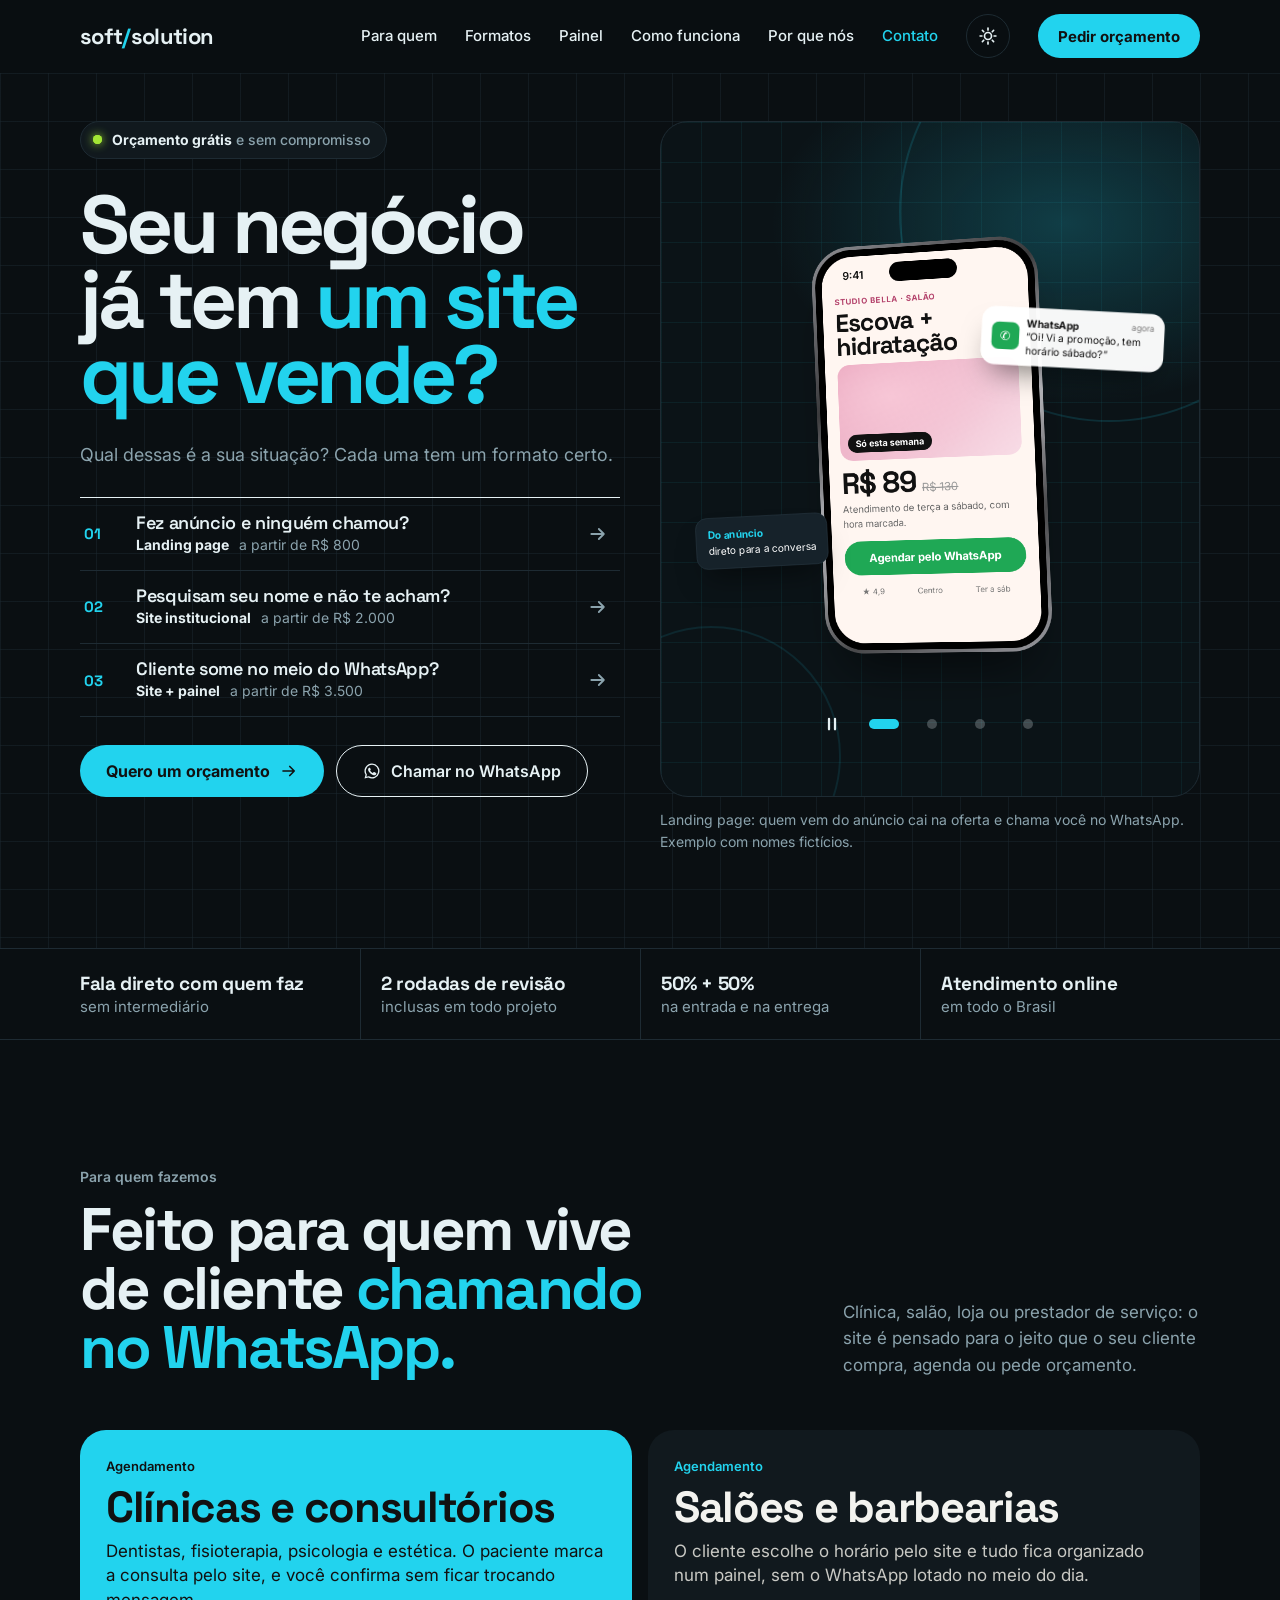
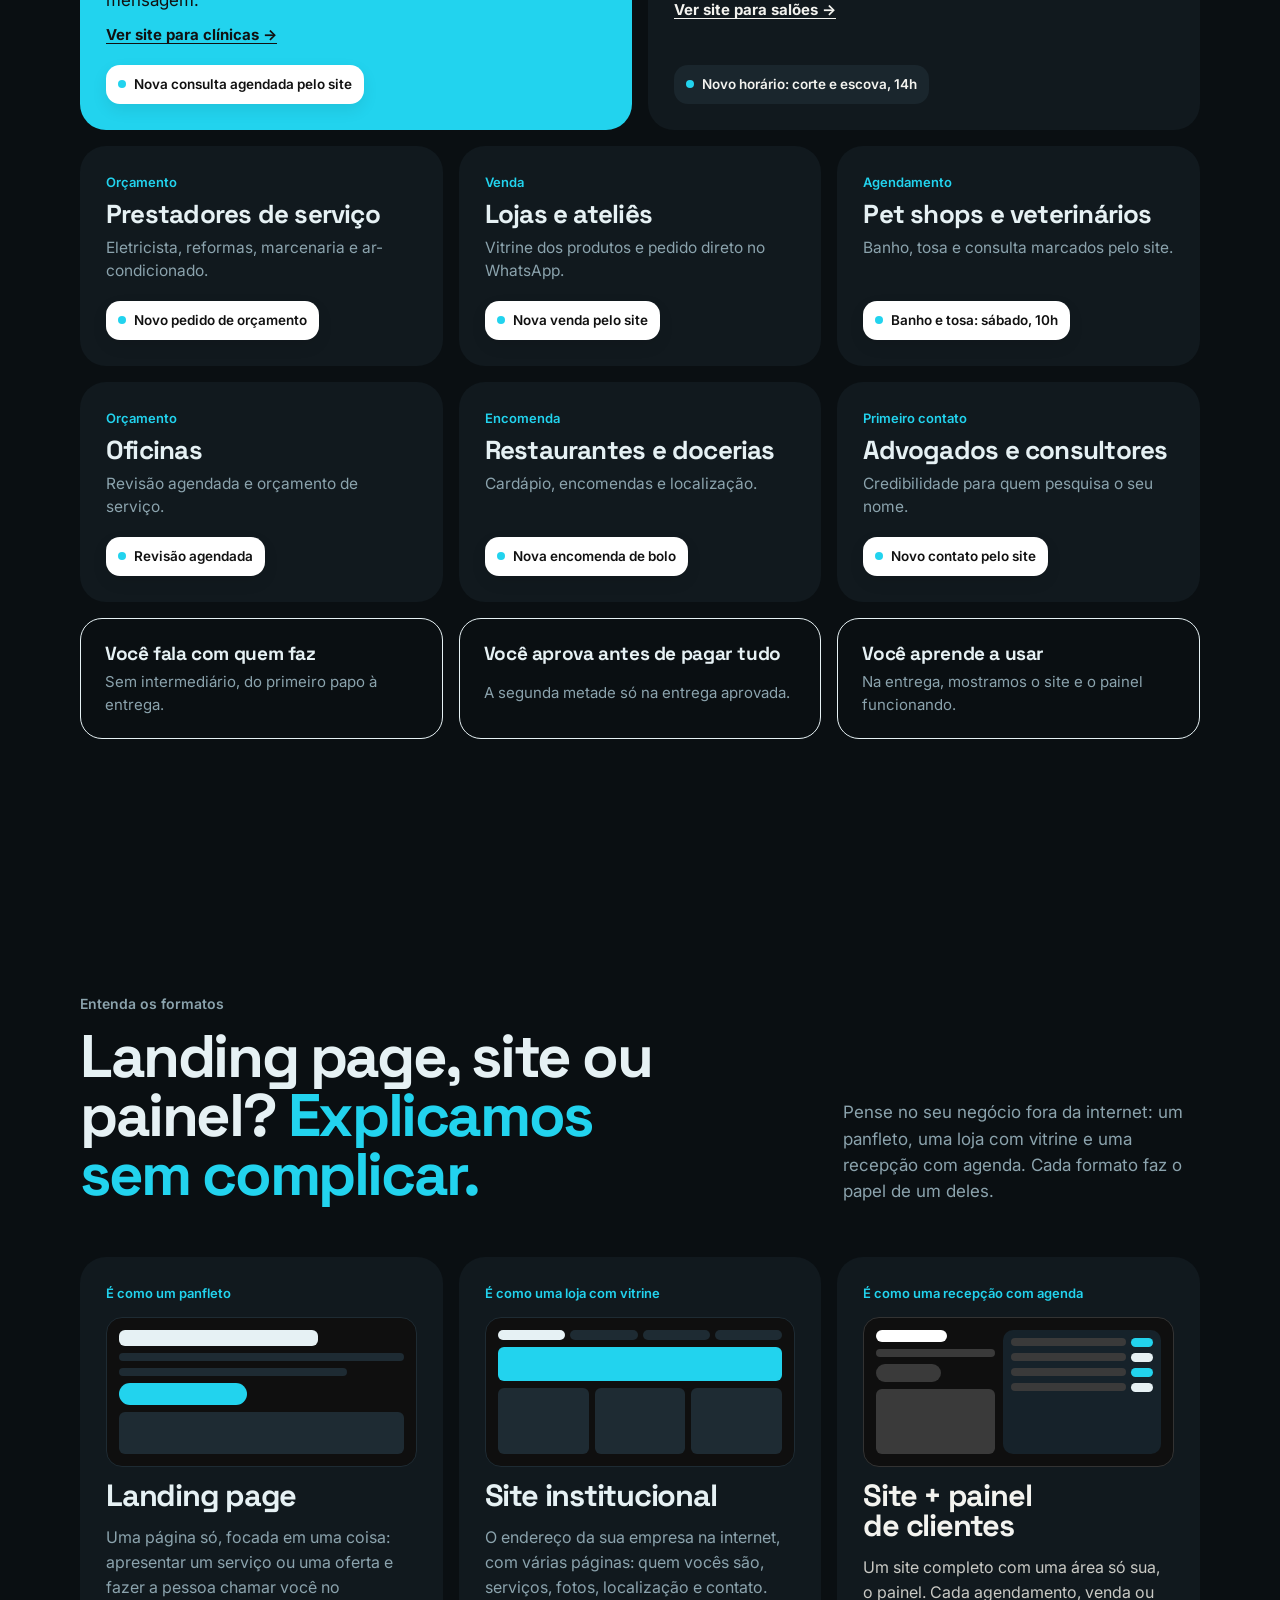
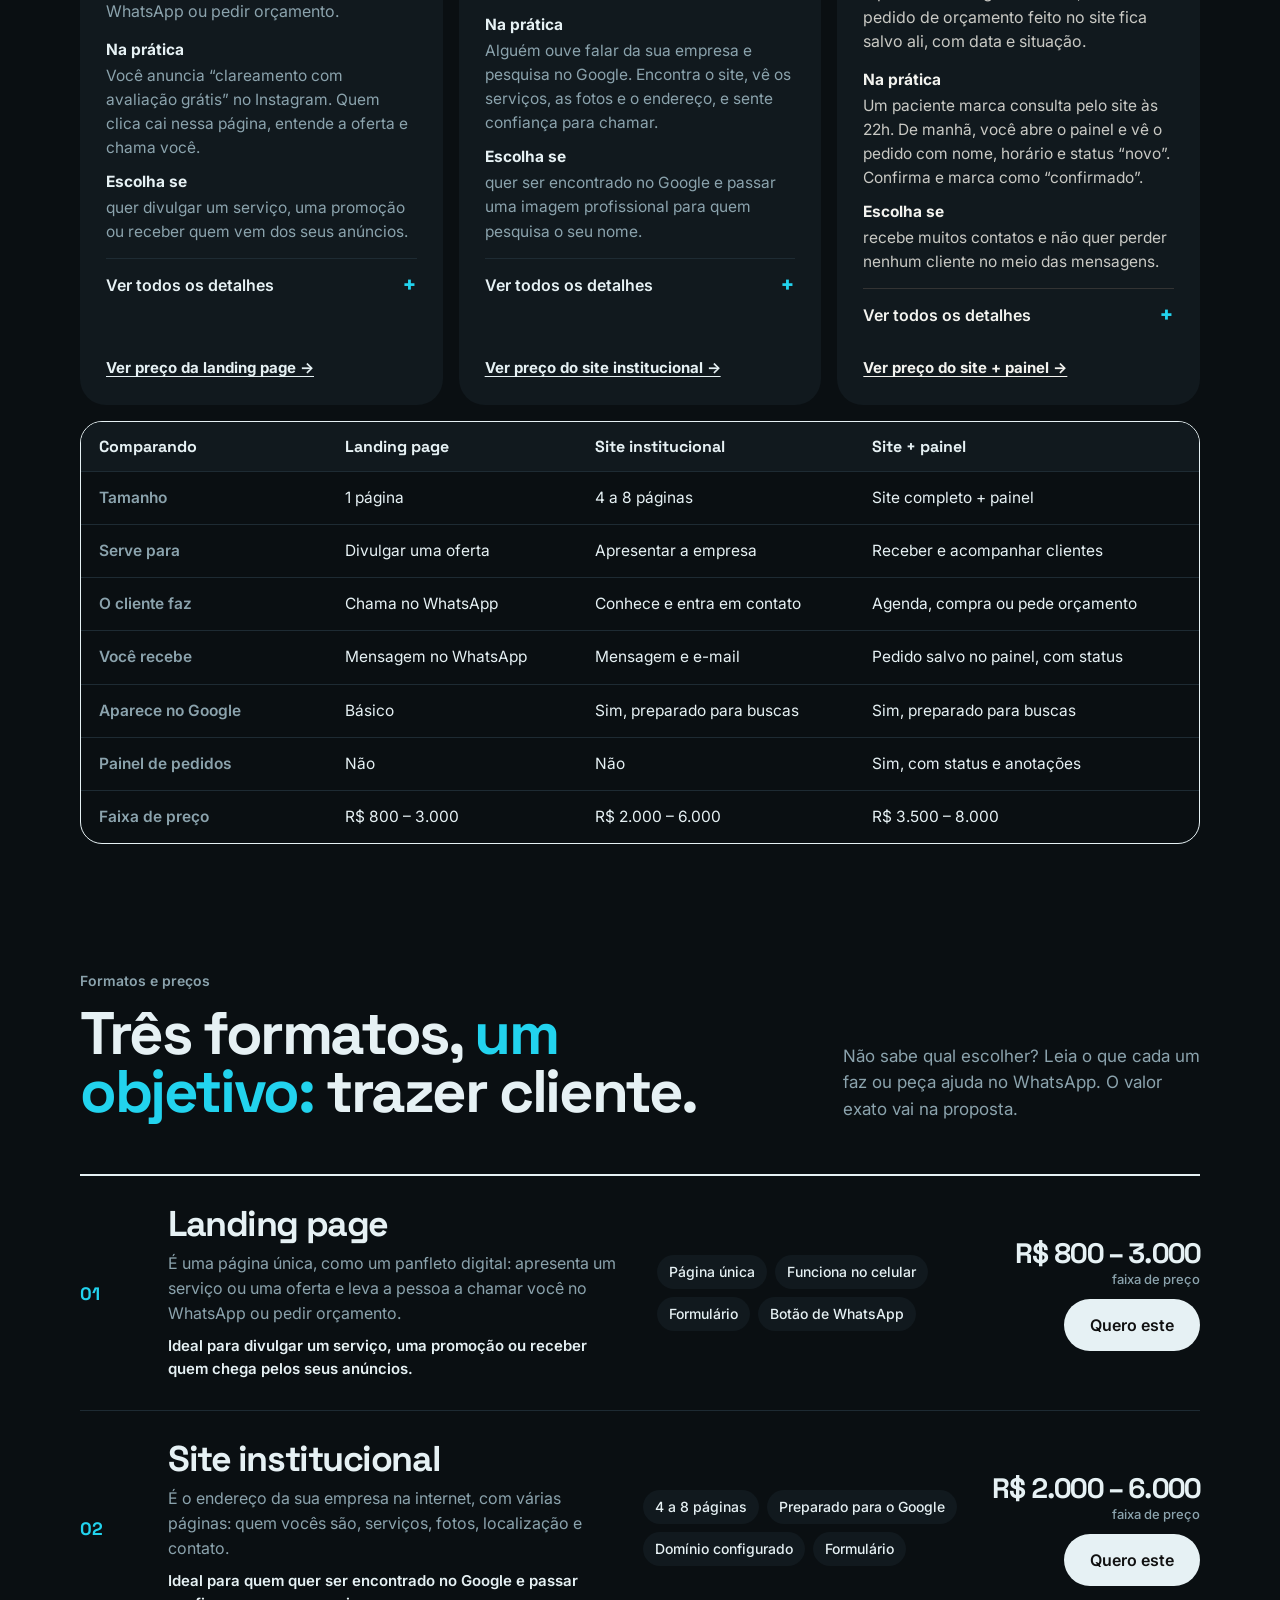
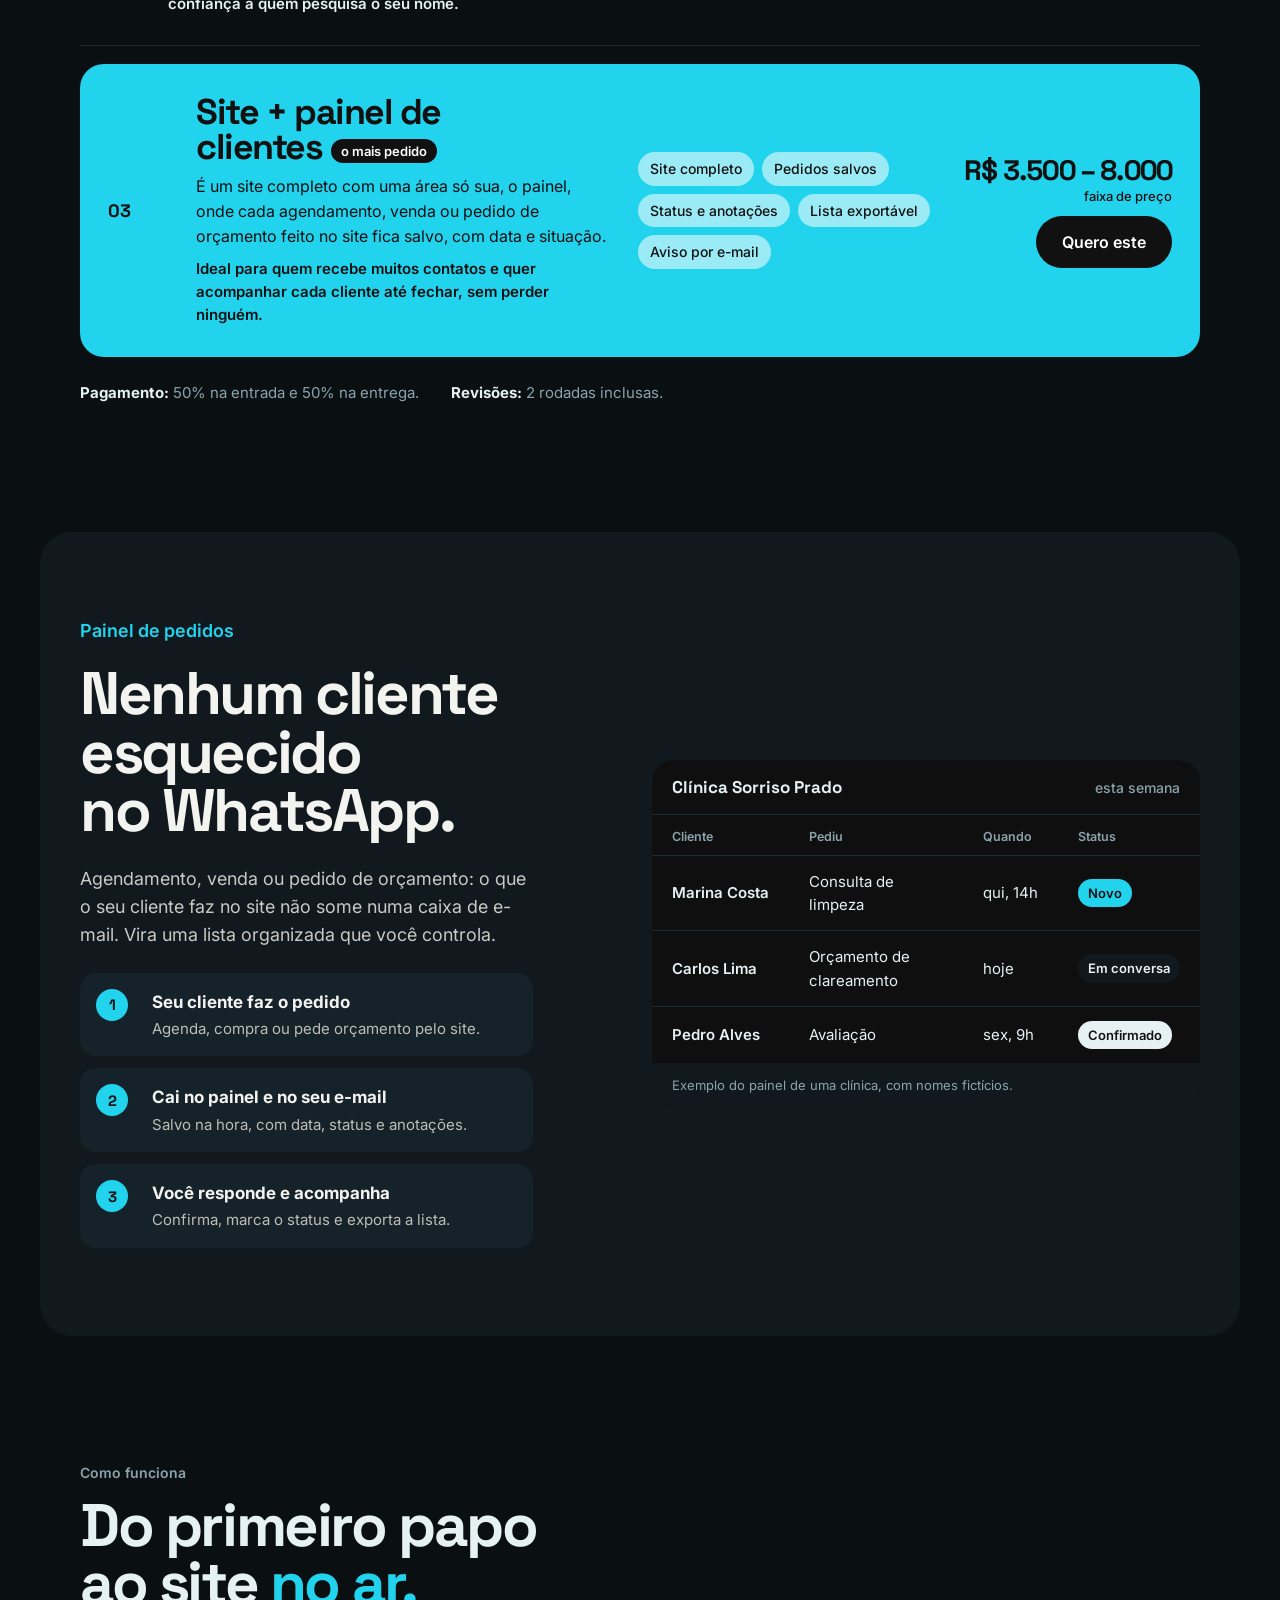
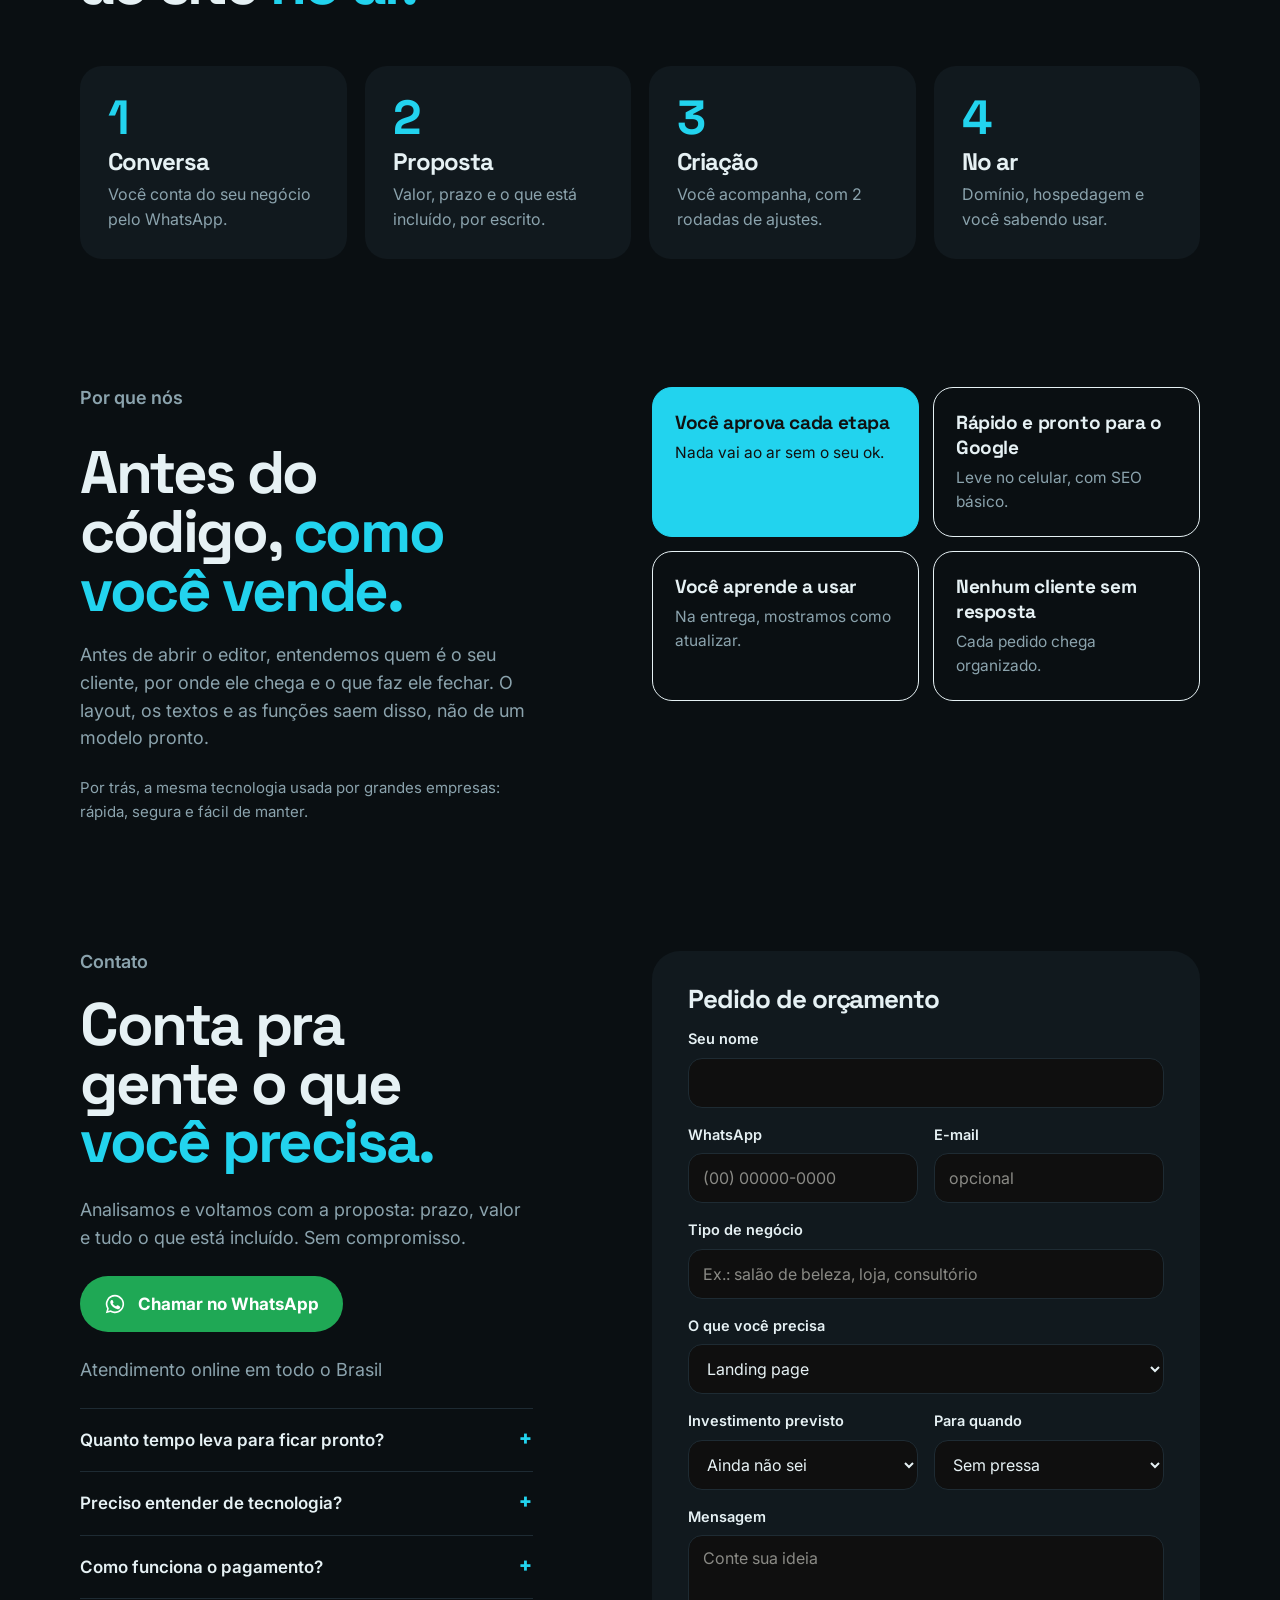
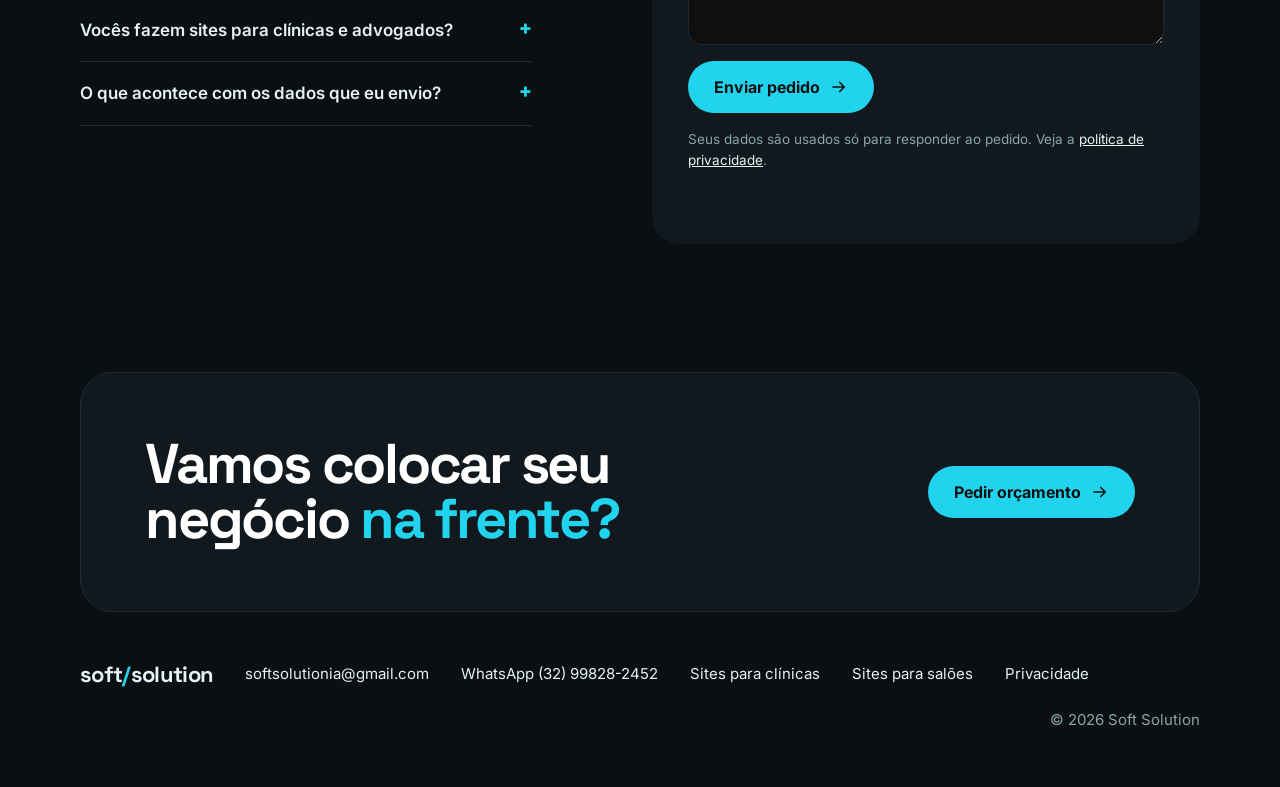
<file: index.html>
<!DOCTYPE html>
<html lang="pt-BR">
<head>
<meta charset="utf-8">
<meta name="viewport" content="width=device-width, initial-scale=1">
<title>Criação de sites e sistemas web | Soft Solution</title>
<link rel="icon" type="image/png" sizes="32x32" href="assets/favicon-32.png?v=3">
<link rel="icon" type="image/png" sizes="64x64" href="assets/favicon-64.png?v=3">
<link rel="apple-touch-icon" href="assets/apple-touch-icon.png?v=3">
<meta name="description" content="Criação de sites, landing pages e sites com painel de clientes. Cada pedido chega organizado no seu painel e no WhatsApp.">
<link rel="canonical" href="https://wieskamarcelo.github.io/site-marcelo-alves/">
<meta property="og:title" content="Soft Solution | Seu site trabalhando enquanto você atende">
<meta property="og:description" content="Landing pages, sites institucionais e sites com painel de clientes. Atendimento online em todo o Brasil.">
<meta property="og:image" content="https://wieskamarcelo.github.io/site-marcelo-alves/assets/og-image.png?v=3">
<meta property="og:image:width" content="1200">
<meta property="og:image:height" content="630">
<meta property="og:url" content="https://wieskamarcelo.github.io/site-marcelo-alves/">
<meta property="og:type" content="website">
<meta name="twitter:card" content="summary_large_image">
<script type="application/ld+json">{"@context": "https://schema.org", "@graph": [{"@type": "ProfessionalService", "name": "Soft Solution", "description": "Criação de sites, landing pages e sites com painel de clientes para pequenas empresas.", "url": "https://wieskamarcelo.github.io/site-marcelo-alves/", "image": "https://wieskamarcelo.github.io/site-marcelo-alves/assets/og-image.png?v=3", "email": "softsolutionia@gmail.com", "telephone": "+55 32 99828-2452", "areaServed": ["Brasil"], "address": {"@type": "PostalAddress", "addressCountry": "BR"}, "priceRange": "R$ 800 - R$ 8.000"}, {"@type": "FAQPage", "mainEntity": [{"@type": "Question", "name": "Quanto tempo leva para ficar pronto?", "acceptedAnswer": {"@type": "Answer", "text": "Depende do tamanho do projeto. Uma landing page costuma levar poucos dias; sites institucionais e com painel levam mais. O prazo exato vai na proposta."}}, {"@type": "Question", "name": "Preciso entender de tecnologia?", "acceptedAnswer": {"@type": "Answer", "text": "Não. Cuidamos da parte técnica, do domínio à publicação, e explicamos o que for preciso."}}, {"@type": "Question", "name": "Como funciona o pagamento?", "acceptedAnswer": {"@type": "Answer", "text": "50% na entrada e 50% na entrega. Todo projeto inclui 2 rodadas de revisão."}}, {"@type": "Question", "name": "Vocês fazem sites para clínicas e advogados?", "acceptedAnswer": {"@type": "Answer", "text": "Sim, seguindo as regras de publicidade de cada conselho (CFM, CFO e OAB): sem promessa de resultado e com conteúdo informativo. Você revisa e aprova todos os textos."}}, {"@type": "Question", "name": "O que acontece com os dados que eu envio?", "acceptedAnswer": {"@type": "Answer", "text": "Usamos só para responder ao seu pedido e preparar a proposta. Nada é vendido ou compartilhado para propaganda. Veja a política de privacidade."}}]}]}</script>
<meta name="theme-color" content="#0A0F12">
<script>try{var t=localStorage.getItem("tema");document.documentElement.dataset.theme=t||"dark"}catch(e){document.documentElement.dataset.theme="light"}</script>

<link rel="preconnect" href="https://fonts.googleapis.com">
<link rel="preconnect" href="https://fonts.gstatic.com" crossorigin>
<link href="https://fonts.googleapis.com/css2?family=Space+Grotesk:wght@500;600;700&family=Inter:wght@400;500;600;700&display=swap" rel="stylesheet">
<style>
/* DIREÇÃO DE ARTE: "Sinal Laranja"
   Conceito: o site é um sinal aceso: chama atenção, é direto e fácil de entender.
   Referências: sinalização de trânsito e de obra, etiquetas de preço de feira, apps de mensagem.
   Personalidade: acessível, enérgico, confiável. NÃO é: frio, corporativo, genérico de IA.
   Regra ousada: fundo branco, preto puro e um laranja-sinal em blocos grandes; botões em pílula.
   Tipos: Space Grotesk (títulos) + Inter (texto). */
:root{--bg:#F5F8F9;--soft:#EAF1F3;--ink:#0A0F12;--ink2:#4B5F68;--line:#D3DFE4;--or:#22D3EE;--or-t:#0E7490;--acc2:#A3E635;--wa:#1FA855;
  --head:"Space Grotesk",ui-sans-serif,system-ui,sans-serif;--body:Inter,ui-sans-serif,system-ui,sans-serif;--w:1200px;--g:clamp(20px,4vw,40px)}
*,*::before,*::after{box-sizing:border-box}*{min-width:0}
html{scroll-behavior:smooth;scroll-padding-top:80px;-webkit-text-size-adjust:100%}
body{margin:0;background:var(--bg);color:var(--ink);font:400 17px/1.55 var(--body);overflow-x:clip}
h1,h2,h3{margin:0;font-family:var(--head);font-weight:700;letter-spacing:-.04em;line-height:.98;text-wrap:balance}
p{margin:0}a{color:inherit}
.wrap{max-width:var(--w);margin:0 auto;padding:0 var(--g)}
:focus-visible{outline:3px solid var(--or);outline-offset:3px}
.hl{color:var(--or-t)}

.btn{display:inline-flex;align-items:center;justify-content:center;gap:10px;min-height:52px;padding:0 26px;border-radius:999px;border:0;background:var(--ink);color:#fff;font:600 16px var(--body);text-decoration:none;cursor:pointer;transition:transform .2s,background .2s}
.btn:hover{transform:translateY(-2px)}
.btn.or{background:var(--or);color:var(--ink);font-weight:700}.btn.or:hover{background:#67E8F9}
.btn.ghost{background:transparent;color:var(--ink);border:1.5px solid var(--ink)}.btn.ghost:hover{background:var(--ink);color:#fff}
.btn svg{width:18px;height:18px}

/* topo */
nav{position:sticky;top:0;z-index:40;background:rgba(255,255,255,.92);backdrop-filter:blur(10px);border-bottom:1px solid transparent;transition:border-color .2s}
nav.scrolled{border-bottom-color:var(--line)}
nav .wrap{display:flex;align-items:center;gap:28px;min-height:72px}
.mark{font:700 22px var(--head);letter-spacing:-.03em;text-decoration:none;white-space:nowrap}.mark i{font-style:normal;color:var(--or-t)}
.links{display:flex;gap:4px 28px;margin-left:auto;font-weight:500;font-size:15px}
.links a{text-decoration:none;padding:10px 0;white-space:nowrap}.links a:hover,.links a.on{color:var(--or-t)}
nav .btn{min-height:44px;padding:0 20px;font-size:15px;white-space:nowrap}

.theme{width:44px;height:44px;flex:none;border-radius:50%;border:1.5px solid var(--line);background:transparent;color:var(--ink);display:grid;place-items:center;cursor:pointer;transition:border-color .2s}
.theme:hover{border-color:var(--ink)}.theme svg{width:20px;height:20px;grid-area:1/1}
.theme .sun{display:none}[data-theme="dark"] .theme .sun{display:block}[data-theme="dark"] .theme .moon{display:none}

/* hero */
.hero{background:linear-gradient(color-mix(in srgb,var(--line) 45%,transparent) 1px,transparent 1px) 0 0/48px 48px,linear-gradient(90deg,color-mix(in srgb,var(--line) 45%,transparent) 1px,transparent 1px) 0 0/48px 48px;padding:clamp(28px,4vw,48px) 0 clamp(64px,8vw,96px)}
.hero .wrap{display:grid;grid-template-columns:repeat(12,minmax(0,1fr));gap:40px}
.hero .txt{grid-column:1/7;display:flex;flex-direction:column;justify-content:center;gap:28px}
.pill{align-self:flex-start;max-width:100%;display:inline-flex;align-items:center;gap:10px;background:var(--soft);border:1px solid var(--line);border-radius:999px;padding:7px 16px 7px 12px;font-size:14px;font-weight:500;color:var(--ink2)}
.pill b{color:var(--ink);font-weight:700}
a.pill{text-decoration:none;transition:border-color .2s}a.pill:hover{border-color:var(--or)}
.pill .pdot{position:relative;width:9px;height:9px;border-radius:50%;background:var(--acc2);box-shadow:0 0 10px var(--acc2);flex:none}
@media (prefers-reduced-motion:no-preference){.pill .pdot::after{content:"";position:absolute;inset:0;border-radius:50%;background:var(--acc2);animation:ping 1.8s cubic-bezier(0,0,.2,1) infinite}}
@keyframes ping{75%,100%{transform:scale(2.4);opacity:0}}
.ask{list-style:none;margin:0;padding:0;max-width:580px;border-top:1.5px solid var(--ink)}
.ask a{display:grid;grid-template-columns:44px 1fr 28px;grid-template-rows:auto auto;column-gap:8px;align-items:center;text-decoration:none;padding:14px 4px;border-bottom:1px solid var(--line);transition:background .2s,padding .25s}
.ask .n{grid-row:1/3;font:700 15px var(--head);color:var(--or-t);letter-spacing:.02em}
.ask .q{font:600 18px/1.25 var(--head);letter-spacing:-.02em;color:var(--ink)}
.ask .a{grid-column:2;font-size:14px;color:var(--ink2);white-space:nowrap}.ask .a b{color:var(--ink);font-weight:700;margin-right:6px}
.ask .go{grid-row:1/3;grid-column:3;width:20px;height:20px;color:var(--ink2);transition:transform .25s,color .25s}
.ask a:hover{padding-left:10px}.ask a:hover .go{transform:translateX(4px);color:var(--or-t)}
.hero h1{font-size:clamp(44px,6.4vw,86px);line-height:.92;letter-spacing:-.05em}
.lead{font-size:clamp(17px,1.4vw,19px);color:var(--ink2);max-width:30em}
.act{display:flex;flex-wrap:wrap;gap:12px}
.stage{grid-column:7/13;background:radial-gradient(420px 260px at 75% 15%,rgba(34,211,238,.22),transparent 70%),linear-gradient(rgba(34,211,238,.07) 1px,transparent 1px) 0 0/40px 40px,linear-gradient(90deg,rgba(34,211,238,.07) 1px,transparent 1px) 0 0/40px 40px,#0B1317;border:1px solid #1E2B33;border-radius:28px;padding:clamp(28px,4vw,48px);display:flex;align-items:center;justify-content:center;min-height:520px;position:relative;overflow:hidden}
.stage::before{content:"";position:absolute;width:420px;height:420px;border-radius:50%;border:2px solid rgba(34,211,238,.14);right:-120px;top:-120px}
.stage::after{content:"";position:absolute;width:260px;height:260px;border-radius:50%;border:2px solid rgba(34,211,238,.1);left:-80px;bottom:-90px}
.car{position:relative;z-index:1;width:100%;max-width:520px;aspect-ratio:480/560;margin:0 auto}
.track{position:absolute;inset:0;touch-action:pan-y}
.slide{position:absolute;inset:0;opacity:0;transform:translateX(24px);transition:opacity .5s,transform .5s;pointer-events:none}
.slide.on{opacity:1;transform:none;pointer-events:auto}
.slide.out{transform:translateX(-24px)}
.scene{position:absolute;left:0;top:0;width:480px;height:560px;transform-origin:0 0;transform:scale(var(--k,1));color:#111;font-family:var(--body)}
.scene p{margin:0}.scene i{font-style:normal}
.scene.real .H{font-family:var(--head);letter-spacing:-.03em}
.scene.real /* iPhone */
.iph{position:absolute;width:272px;height:556px;border-radius:52px;padding:4px;background:linear-gradient(145deg,#8E8E93,#3A3A3C 30%,#C7C7CC 52%,#48484A 75%,#9A9AA0);box-shadow:0 50px 70px -30px rgba(0,0,0,.6),0 20px 30px -20px rgba(0,0,0,.4)}
.scene.real .iph::before,.scene.real .iph::after{content:"";position:absolute;width:4px;border-radius:2px;background:#5A5A5E}
.scene.real .iph::before{left:-3px;top:110px;height:56px;box-shadow:0 70px 0 #5A5A5E}
.scene.real .iph::after{right:-3px;top:150px;height:84px}
.scene.real .iph .bz{width:100%;height:100%;border-radius:48px;background:#000;padding:9px}
.scene.real .iph .scr{position:relative;width:100%;height:100%;border-radius:40px;overflow:hidden}
.scene.real .island{position:absolute;left:50%;top:10px;transform:translateX(-50%);width:92px;height:27px;border-radius:20px;background:#000;z-index:5}
.scene.real .sb{position:absolute;left:0;right:0;top:0;height:46px;display:flex;justify-content:space-between;align-items:center;padding:4px 26px 0 30px;font:600 14px var(--body);z-index:4}
.scene.real .sb .ic{display:flex;gap:5px;align-items:center}
.scene.real .sig{display:flex;gap:1.5px;align-items:flex-end;height:11px}
.scene.real .sig b{width:3px;border-radius:1px;background:currentColor}
.scene.real .bat{width:24px;height:11.5px;border:1.5px solid currentColor;border-radius:3.5px;padding:1px;opacity:.95;position:relative}
.scene.real .bat::after{content:"";position:absolute;right:-4px;top:3px;width:2px;height:4px;border-radius:1px;background:currentColor}
.scene.real .bat b{display:block;height:100%;width:78%;background:currentColor;border-radius:1.5px}
.scene.real .home{position:absolute;left:50%;bottom:8px;transform:translateX(-50%);width:110px;height:4.5px;border-radius:3px;background:rgba(255,255,255,.85);z-index:4}
.scene.real .glass{background:rgba(245,245,245,.72);backdrop-filter:blur(18px) saturate(1.6);-webkit-backdrop-filter:blur(18px) saturate(1.6)}
.scene.real /* laptop */
.lap{position:absolute}
.scene.real .lap .lid{background:#1C1C1E;border-radius:16px 16px 6px 6px;padding:10px 10px 14px;box-shadow:0 40px 60px -30px rgba(0,0,0,.6)}
.scene.real .lap .lid .cam{width:6px;height:6px;border-radius:50%;background:#333;margin:-4px auto 4px}
.scene.real .lap .disp{background:#fff;border-radius:4px;overflow:hidden}
.scene.real .lap .base{height:14px;margin:0 -34px;background:linear-gradient(#D1D1D6,#8E8E93);border-radius:0 0 18px 18px;position:relative}
.scene.real .lap .base::before{content:"";position:absolute;left:50%;top:0;transform:translateX(-50%);width:70px;height:5px;border-radius:0 0 6px 6px;background:#A1A1A6}
.scene.real .H{font-family:var(--head);letter-spacing:-.03em;font-weight:700;line-height:.95}

.dots{position:relative;z-index:1;display:flex;gap:4px;justify-content:center;margin-top:14px}
.pause{width:44px;height:44px;border:0;background:none;cursor:pointer;display:grid;place-items:center;color:#E6F1F4;margin-right:4px}
.pause svg{width:18px;height:18px}.pause .i-play{display:none}.pause[aria-pressed="true"] .i-play{display:block}.pause[aria-pressed="true"] .i-pause{display:none}
.pause:focus-visible{outline:3px solid #22D3EE;outline-offset:-6px;border-radius:12px}
.dot{width:44px;height:44px;border:0;background:none;padding:0;cursor:pointer;display:grid;place-items:center}
.dot::before{content:"";width:10px;height:10px;border-radius:999px;background:rgba(230,241,244,.25);transition:width .3s,background .3s}
.dot.on::before{width:30px;background:#22D3EE}
.dot:focus-visible{outline:3px solid #22D3EE;outline-offset:-6px;border-radius:12px}
.stage{flex-direction:column}
.note{grid-column:7/13;margin-top:-28px;font-size:14px;color:var(--ink2)}

/* faixa de fatos */
.facts{border-top:1px solid var(--line);border-bottom:1px solid var(--line)}
.facts .wrap{display:grid;grid-template-columns:repeat(4,minmax(0,1fr))}
.facts .wrap>div{padding:22px 20px 22px 0;font-size:15px;color:var(--ink2);line-height:1.4}
.facts .wrap>div+div{padding-left:20px;border-left:1px solid var(--line)}
.facts b{display:block;font:700 19px var(--head);color:var(--ink);letter-spacing:-.02em}

/* seções */
.sec{padding:clamp(80px,10vw,128px) 0}
.sec h2,.panelsec h2{font-size:clamp(38px,5vw,60px)}
.eyebrow{font:600 14px var(--body);color:var(--or-t);margin-bottom:16px}
.intro{display:grid;grid-template-columns:repeat(12,minmax(0,1fr));gap:24px;align-items:end;margin-bottom:clamp(36px,5vw,52px)}
.intro .t{grid-column:1/8}.intro p{grid-column:9/13;color:var(--ink2)}

/* formatos */
.fmt{border-top:2px solid var(--ink)}
.row{display:grid;grid-template-columns:56px minmax(0,1.4fr) minmax(0,1fr) auto;gap:20px 32px;align-items:center;padding:30px 0;border-bottom:1px solid var(--line)}
.row .n{font:700 18px var(--head);color:var(--or-t)}
.row h3{font-size:clamp(28px,2.8vw,36px)}
.row .for{color:var(--ink2);margin-top:10px;font-size:16px;max-width:34em}
.row .ideal{margin-top:8px;font-size:15px;font-weight:600;color:var(--ink)}
.row.hot .ideal{color:var(--ink)}
.row ul{list-style:none;margin:0;padding:0;display:flex;flex-wrap:wrap;gap:8px}
.row li{font-size:14px;font-weight:500;background:var(--soft);border-radius:999px;padding:6px 12px}
.row .buy{display:flex;flex-direction:column;align-items:flex-end;gap:12px}
.price{font:700 clamp(24px,2.2vw,30px) var(--head);letter-spacing:-.03em;white-space:nowrap;font-variant-numeric:tabular-nums}
.price small{display:block;font:500 13px var(--body);color:var(--ink2);letter-spacing:0;text-align:right}
.row.hot{background:var(--or);border-radius:24px;border:0;padding:30px 28px;margin-top:18px}
.row.hot .n,.row.hot .for{color:var(--ink)}.row.hot .price small{color:var(--ink)}
.row.hot li{background:rgba(255,255,255,.55)}
.tag{display:inline-block;font:600 13px var(--body);background:var(--ink);color:#fff;border-radius:999px;padding:4px 10px;vertical-align:middle;margin-left:8px;letter-spacing:0}
.terms{display:flex;flex-wrap:wrap;gap:8px 32px;padding-top:24px;font-size:15px;color:var(--ink2)}.terms b{color:var(--ink)}

/* painel */
.panelsec{background:var(--ink);color:#fff;border-radius:32px;margin:0 var(--g);padding:clamp(48px,7vw,88px) 0}
.case{display:grid;grid-template-columns:repeat(12,minmax(0,1fr));gap:40px 24px;align-items:center}
.case .txt{grid-column:1/6;display:grid;gap:24px}
.case .txt .eyebrow{color:var(--or);margin:0}
.case .txt>p{color:#C9C9C4;font-size:18px}
.steps3{list-style:none;margin:0;padding:0;display:grid;gap:12px;counter-reset:s}
.steps3 li{counter-increment:s;display:grid;grid-template-columns:44px 1fr;gap:2px 12px;padding:16px;border-radius:16px;background:#1C1C1C}
.steps3 li::before{content:counter(s);grid-row:span 2;width:32px;height:32px;border-radius:50%;background:var(--or);color:var(--ink);font:700 15px var(--head);display:grid;place-items:center}
.steps3 b{font-size:17px}.steps3 span{color:#BDBDB8;font-size:15px}
.board{grid-column:7/13;background:#fff;color:var(--ink);border-radius:22px;overflow:hidden;font-size:15px;margin:0}
.board .bar{display:flex;justify-content:space-between;align-items:center;padding:16px 20px;border-bottom:1px solid var(--line);font:700 17px var(--head)}
.board .bar span{font:500 14px var(--body);color:var(--ink2)}
.board table{width:100%;border-collapse:collapse}
.board th{text-align:left;font-size:12.5px;font-weight:600;color:var(--ink2);padding:12px 20px 8px}
.board td{padding:14px 20px;border-top:1px solid var(--line)}.board td:first-child{font-weight:600;white-space:nowrap}.board td:nth-child(3){white-space:nowrap}
.st{display:inline-block;padding:4px 10px;border-radius:999px;font-size:13px;font-weight:600;white-space:nowrap}
.st.new{background:var(--or);color:var(--ink)}.st.talk{background:var(--soft);color:var(--ink)}.st.won{background:var(--ink);color:#fff}
.board figcaption{padding:12px 20px;background:var(--soft);font-size:13px;color:var(--ink2)}

/* processo */
.pipe{display:grid;grid-template-columns:repeat(4,minmax(0,1fr));gap:18px}
.step{background:var(--soft);border-radius:22px;padding:28px;display:grid;gap:8px;align-content:start}
.step .k{font:700 48px/1 var(--head);color:var(--or-t);letter-spacing:-.04em}
.step h3{font-size:24px}.step p{color:var(--ink2);font-size:16px}

/* por que */
.why{display:grid;grid-template-columns:repeat(12,minmax(0,1fr));gap:40px 24px;align-items:start}
.why .t{grid-column:1/6;display:grid;gap:20px}
.why .t p{color:var(--ink2);font-size:18px}
.promise{grid-column:7/13;list-style:none;margin:0;padding:0;display:grid;grid-template-columns:repeat(2,minmax(0,1fr));gap:14px}
.promise li{border:1.5px solid var(--ink);border-radius:20px;padding:22px;display:grid;gap:6px;align-content:start}
.promise li:first-child{background:var(--or);border-color:var(--or)}
.promise b{font:700 19px var(--head);letter-spacing:-.02em}.promise span{color:var(--ink2);font-size:15.5px}
.promise li:first-child span{color:var(--ink)}
.why .t .stack{margin-top:4px;font-size:15px;color:var(--ink2)}
.consent{font-size:13.5px;color:var(--ink2)}.consent a{color:var(--ink)}
.tile .more{font-size:15px;font-weight:700;text-decoration:underline;text-underline-offset:3px}
.tile .more:hover{color:var(--ink)}.tile.dark .more:hover{color:var(--or)}

/* contato */
.contact{display:grid;grid-template-columns:repeat(12,minmax(0,1fr));gap:48px 24px;align-items:start}
.contact .l{grid-column:1/6;display:grid;gap:24px}
.contact .l>p{color:var(--ink2);font-size:18px}
.wa{display:inline-flex;align-items:center;gap:12px;min-height:56px;padding:0 24px;border-radius:999px;background:var(--wa);color:#fff;font-weight:700;text-decoration:none;justify-self:start;transition:transform .2s}
.wa:hover{transform:translateY(-2px)}.wa svg{width:22px;height:22px}
.place{font-size:15px;color:var(--ink2)}
details{border-top:1px solid var(--line)}details:last-child{border-bottom:1px solid var(--line)}
summary{cursor:pointer;list-style:none;display:flex;justify-content:space-between;gap:16px;padding:18px 0;font-weight:600;font-size:17px}
summary::-webkit-details-marker{display:none}
summary::after{content:"+";font:700 24px/1 var(--head);color:var(--or-t)}details[open] summary::after{content:"−"}
details p{color:var(--ink2);padding:0 0 18px;font-size:16px}
form{grid-column:7/13;background:var(--soft);border-radius:28px;padding:clamp(24px,3vw,36px);display:grid;gap:16px;position:relative}
form h3{font-size:26px}
label{display:grid;gap:7px;font-size:14.5px;font-weight:600}
input,select,textarea{font:16px var(--body);color:var(--ink);background:#fff;border:1.5px solid var(--line);border-radius:14px;padding:12px 14px;min-height:50px;width:100%;transition:border-color .2s}
input:hover,select:hover,textarea:hover{border-color:#B5B5B0}
input:focus-visible,select:focus-visible,textarea:focus-visible{outline:none;border-color:var(--ink);box-shadow:0 0 0 3px rgba(34,211,238,.35)}
input::placeholder,textarea::placeholder{color:#767676}
textarea{min-height:110px;resize:vertical}
.two{display:grid;grid-template-columns:repeat(2,minmax(0,1fr));gap:16px}
form .btn{justify-self:start}
#ok{font-size:15px;min-height:1.4em;font-weight:600;color:var(--or-t)}


/* mural de públicos */
.mural{display:grid;grid-template-columns:repeat(6,minmax(0,1fr));gap:16px}
.tile{border-radius:26px;padding:26px;display:flex;flex-direction:column;gap:10px;background:var(--soft);min-height:220px}
.tile h3{font-size:26px;letter-spacing:-.03em}
.tile p{color:var(--ink2);font-size:15.5px;line-height:1.45}
.tile .ping{margin-top:auto;align-self:flex-start;display:inline-flex;align-items:center;gap:8px;background:#fff;border-radius:14px;padding:9px 12px;font-size:13.5px;font-weight:600;box-shadow:0 6px 16px rgba(17,17,17,.08)}
.tile .ping i{width:8px;height:8px;border-radius:50%;background:var(--or);flex:none}
.tile.big{grid-column:span 3;min-height:300px;background:var(--or)}
.tile.big h3{font-size:clamp(32px,3.4vw,44px)}
.tile.big p{color:var(--ink);font-size:17px;max-width:30em}
.tile.dark{grid-column:span 3;min-height:300px;background:var(--ink);color:#fff}
.tile.dark h3{font-size:clamp(32px,3.4vw,44px)}
.tile.dark p{color:#C9C9C4;font-size:17px;max-width:30em}
.tile.dark .ping{background:#1F1F1F;color:#fff;box-shadow:none}
.tile.sm{grid-column:span 2}
.tile .kind{font-size:13px;font-weight:600;color:var(--or-t)}
.tile.big .kind{color:var(--ink)}.tile.dark .kind{color:var(--or)}
.trust{display:grid;grid-template-columns:repeat(3,minmax(0,1fr));gap:16px;margin-top:16px}
.trust div{border:1.5px solid var(--ink);border-radius:22px;padding:22px 24px;display:grid;gap:4px}
.trust b{font:700 19px var(--head);letter-spacing:-.02em}.trust span{color:var(--ink2);font-size:15px}
@media (max-width:1060px){.mural{grid-template-columns:repeat(2,minmax(0,1fr))}.tile.big,.tile.dark{grid-column:span 2}.tile.sm{grid-column:span 1}}
@media (max-width:620px){.mural,.trust{grid-template-columns:minmax(0,1fr)}.tile.big,.tile.dark,.tile.sm{grid-column:auto}}


/* entenda os formatos */
.learn{display:grid;grid-template-columns:repeat(3,minmax(0,1fr));gap:16px}
.lc{background:var(--soft);border-radius:26px;padding:26px;display:flex;flex-direction:column;gap:14px}
.lc.hot{background:var(--ink);color:#fff}
.lc .like{font-size:13px;font-weight:600;color:var(--or-t)}.lc.hot .like{color:var(--or)}
.lc h3{font-size:clamp(26px,2.4vw,32px)}
.lc p{font-size:16px;color:var(--ink2)}.lc.hot p{color:#C9C9C4}
.lc dl{margin:0;display:grid;gap:10px;font-size:15.5px}
.lc dt{font-weight:700}.lc dd{margin:2px 0 0;color:var(--ink2)}.lc.hot dd{color:#C9C9C4}
.lc .go{margin-top:auto;font-weight:700;font-size:15px;text-decoration:underline;text-underline-offset:3px}
.mock{height:150px;border-radius:16px;background:#fff;border:1.5px solid var(--line);padding:12px;display:flex;gap:8px;overflow:hidden}
.lc.hot .mock{border-color:#333;background:#1C1C1C}
.mock .col{flex:1;display:flex;flex-direction:column;gap:7px}
.mock i{display:block;border-radius:6px;background:var(--line)}.lc.hot .mock i{background:#3A3A3A}
.mock i.o{background:var(--or)}.mock i.k{background:var(--ink)}.lc.hot .mock i.w{background:#fff}
.mock .tabs{display:flex;gap:5px}.mock .tabs i{height:10px;flex:1}
.mock .pg{flex:1;display:grid;grid-template-columns:repeat(3,1fr);gap:6px}
.mock .tbl{flex:1.2;background:#fff;border-radius:10px;padding:8px;display:flex;flex-direction:column;gap:6px}
.mock .tbl span{display:flex;gap:5px;align-items:center}.mock .tbl span i{height:8px;flex:1;background:#E4E4E0}
.mock .tbl span b{width:22px;height:9px;border-radius:999px;background:var(--or);flex:none}.mock .tbl span b.k{background:var(--ink)}
.lc .more-d{border-top:1px solid var(--line);border-bottom:0}.lc.hot .more-d{border-color:#333}
.lc .more-d summary{font-size:16px;padding:14px 0}
.lc .more-d ul{margin:0 0 6px;padding-left:18px;display:grid;gap:6px;font-size:15px;color:var(--ink2)}.lc.hot .more-d ul{color:#C9C9C4}
.lc .more-d p{padding:0 0 10px;font-size:15px}
.lc .more-d .dh{font-weight:700;color:var(--ink);padding:6px 0 6px}.lc.hot .more-d .dh{color:#fff}
.lc.hot summary::after{color:var(--or)}
.compare{margin-top:16px;border:1.5px solid var(--ink);border-radius:22px;overflow:hidden}
.compare table{width:100%;border-collapse:collapse;font-size:15.5px}
.compare th,.compare td{padding:14px 18px;text-align:left;border-top:1px solid var(--line);vertical-align:top}
.compare thead th{border-top:0;background:var(--soft);font:700 16px var(--head)}
.compare tbody th{font-weight:600;color:var(--ink2);width:22%}
@media (max-width:1060px){.learn{grid-template-columns:minmax(0,1fr)}}
@media (max-width:720px){.compare{overflow-x:auto}.compare table{min-width:640px}}

/* cta + rodapé */
.cta{background:var(--ink);color:#fff;border-radius:32px;padding:clamp(36px,5vw,64px);display:flex;flex-wrap:wrap;gap:24px;align-items:center;justify-content:space-between}
.cta h2{font-size:clamp(34px,4.6vw,56px);flex:1 1 460px}
footer{padding:40px 0 56px}
footer .wrap{display:flex;flex-wrap:wrap;align-items:center;gap:12px 32px;font-size:15px;color:var(--ink2)}
footer a{text-decoration:none;color:var(--ink);min-height:44px;display:inline-flex;align-items:center}footer a:hover{color:var(--or-t)}
footer .r{margin-left:auto}

.fab{position:fixed;right:18px;bottom:18px;z-index:50;width:60px;height:60px;border-radius:50%;background:var(--wa);color:#fff;display:grid;place-items:center;box-shadow:0 10px 24px rgba(17,17,17,.25);transition:transform .25s,opacity .25s}
.fab.away{opacity:0;transform:scale(.6);pointer-events:none;visibility:hidden}
.fab:hover{transform:scale(1.06)}.fab svg{width:30px;height:30px}

@media (prefers-reduced-motion:no-preference){
  .js .rv{opacity:0;transform:translateY(16px);transition:opacity .55s ease,transform .55s cubic-bezier(.2,.7,.2,1)}
  .js .rv.in{opacity:1;transform:none}
}
@media (prefers-reduced-motion:reduce){html{scroll-behavior:auto}*{transition:none!important}}

@media (max-width:1060px){
  .links{display:none}.theme{margin-left:auto}
  .hero .wrap{grid-template-columns:minmax(0,1fr)}.hero .txt,.stage,.note{grid-column:1/-1}.note{margin-top:-24px}
  .row{grid-template-columns:44px minmax(0,1fr) auto}.row ul{grid-column:2/-1;grid-row:2}
  .case .txt,.board{grid-column:1/-1}
  .pipe{grid-template-columns:repeat(2,minmax(0,1fr))}
  .why .t,.promise{grid-column:1/-1}
}
@media (max-width:860px){
  .facts .wrap{grid-template-columns:repeat(2,minmax(0,1fr))}.facts .wrap>div:nth-child(3){padding-left:0;border-left:0}.facts .wrap>div:nth-child(n+3){border-top:1px solid var(--line)}
  .intro .t,.intro p{grid-column:1/-1}
  .contact .l,form{grid-column:1/-1}
}
@media (max-width:620px){
  body{font-size:16px}
  .stage{min-height:0;padding:28px 16px}
  .row{grid-template-columns:minmax(0,1fr)}.row ul{grid-column:auto;grid-row:auto}.row .buy{align-items:flex-start}.price small{text-align:left}
  .facts .wrap{grid-template-columns:minmax(0,1fr)}.facts .wrap>div{padding-left:0!important;border-left:0!important}.facts .wrap>div+div{border-top:1px solid var(--line)}
  .pipe,.promise,.two{grid-template-columns:minmax(0,1fr)}
  .board th:nth-child(3),.board td:nth-child(3){display:none}
  .panelsec{border-radius:24px;margin:0 12px}
  footer .r{margin-left:0}
}

/* modo escuro */
[data-theme="dark"]{color-scheme:dark;--bg:#0A0F12;--soft:#11191E;--ink:#E6F1F4;--ink2:#8BA3AD;--line:#1E2B33;--or-t:#22D3EE}
[data-theme="dark"] nav{background:rgba(10,15,18,.88)}
[data-theme="dark"] .btn{color:#111}
[data-theme="dark"] .btn.or{color:#111}
[data-theme="dark"] .btn.ghost{color:var(--ink)}[data-theme="dark"] .btn.ghost:hover{color:#111}
[data-theme="dark"] .btn.wa{color:#fff}
[data-theme="dark"] .cta{background:#11191E;border:1px solid #1E2B33}
[data-theme="dark"] .cta .btn.or{color:#111}
[data-theme="dark"] .row.hot,[data-theme="dark"] .tile.big,[data-theme="dark"] .promise li:first-child{--ink:#111;--ink2:#2A2A2A;--or-t:#111;color:#111}
[data-theme="dark"] .row.hot li{background:rgba(255,255,255,.55)}
[data-theme="dark"] .row.hot .btn{background:#111;color:#fff}
[data-theme="dark"] .note{color:var(--ink2)}
[data-theme="dark"] .panelsec{background:#11191E;color:#F3F3EF}
[data-theme="dark"] .steps3 li{background:#16222A}
[data-theme="dark"] .steps3 li::before,[data-theme="dark"] .st.new{color:#111}
[data-theme="dark"] .st.won{color:#111}
[data-theme="dark"] .board{background:#0F0F0F}
[data-theme="dark"] .tile .ping{color:#111}
[data-theme="dark"] .tile.dark{background:#11191E;color:#F3F3EF}
[data-theme="dark"] .tile.dark .ping{background:#1A262D;color:#F3F3EF}
[data-theme="dark"] .lc.hot{background:#11191E;color:#F3F3EF}
[data-theme="dark"] .mock{background:#0F0F0F}[data-theme="dark"] .lc.hot .mock{background:#0F0F0F;border-color:#333}
[data-theme="dark"] .mock .tbl{background:#16222A}[data-theme="dark"] .mock .tbl span i{background:#3A3A3A}
[data-theme="dark"] input,[data-theme="dark"] select,[data-theme="dark"] textarea{background:#0F0F0F}
[data-theme="dark"] input:hover,[data-theme="dark"] select:hover,[data-theme="dark"] textarea:hover{border-color:#555}
[data-theme="dark"] input::placeholder,[data-theme="dark"] textarea::placeholder{color:#8A8A85}
</style>
</head>
<body>
<svg width="0" height="0" style="position:absolute" aria-hidden="true"><defs>
  <symbol id="arrow" viewBox="0 0 24 24"><path d="M4 12h15M13 6l6 6-6 6" fill="none" stroke="currentColor" stroke-width="2.2" stroke-linecap="round" stroke-linejoin="round"/></symbol>
  <symbol id="wa" viewBox="0 0 24 24"><path fill="currentColor" d="M12 2a10 10 0 0 0-8.6 15.1L2 22l5-1.3A10 10 0 1 0 12 2zm0 18.2a8.2 8.2 0 0 1-4.2-1.1l-.3-.2-3 .8.8-2.9-.2-.3A8.2 8.2 0 1 1 12 20.2zm4.5-6.1c-.2-.1-1.5-.7-1.7-.8s-.4-.1-.6.1-.6.8-.8 1-.3.2-.5.1a6.7 6.7 0 0 1-3.3-2.9c-.2-.4.2-.4.7-1.3.1-.2 0-.3 0-.4l-.8-1.8c-.2-.5-.4-.4-.6-.4h-.5a1 1 0 0 0-.7.3 3 3 0 0 0-.9 2.2 5.2 5.2 0 0 0 1.1 2.8 11.9 11.9 0 0 0 4.6 4c1.7.7 2.4.8 3.2.7a2.8 2.8 0 0 0 1.8-1.3 2.3 2.3 0 0 0 .2-1.3c-.1-.1-.3-.2-.5-.3z"/></symbol>
</defs></svg>

<nav id="nav" aria-label="Principal"><div class="wrap">
  <a class="mark" href="#topo" aria-label="Soft Solution, início">soft<i>/</i>solution</a>
  <div class="links" id="links"><a href="#publicos">Para quem</a><a href="#formatos">Formatos</a><a href="#painel">Painel</a><a href="#como">Como funciona</a><a href="#porque">Por que nós</a><a href="#contato">Contato</a></div>
  <button class="theme" id="tema" type="button" aria-pressed="false" aria-label="Ativar modo escuro"><svg class="moon" viewBox="0 0 24 24" aria-hidden="true"><path d="M20 14.5A8 8 0 0 1 9.5 4a8 8 0 1 0 10.5 10.5z" fill="none" stroke="currentColor" stroke-width="2" stroke-linejoin="round"/></svg><svg class="sun" viewBox="0 0 24 24" aria-hidden="true"><circle cx="12" cy="12" r="4.2" fill="none" stroke="currentColor" stroke-width="2"/><path d="M12 2.5v2.2M12 19.3v2.2M2.5 12h2.2M19.3 12h2.2M5.3 5.3l1.6 1.6M17.1 17.1l1.6 1.6M5.3 18.7l1.6-1.6M17.1 6.9l1.6-1.6" stroke="currentColor" stroke-width="2" stroke-linecap="round"/></svg></button>
  <a class="btn or" href="#contato">Pedir orçamento</a>
</div></nav>

<header class="hero" id="topo"><div class="wrap">
  <div class="txt rv">
    <a class="pill" href="#contato"><span class="pdot" aria-hidden="true"></span><span><b>Orçamento grátis</b> e sem compromisso</span></a>
    <h1>Seu negócio já tem <span class="hl">um site que vende?</span></h1>
    <p class="lead">Qual dessas é a sua situação? Cada uma tem um formato certo.</p>
    <ol class="ask" aria-label="Escolha o formato pela sua situação">
      <li><a href="#contato" data-fmt="Landing page"><span class="n">01</span><span class="q">Fez anúncio e ninguém chamou?</span><span class="a"><b>Landing page</b> a partir de R$ 800</span><svg class="go" aria-hidden="true"><use href="#arrow"/></svg></a></li>
      <li><a href="#contato" data-fmt="Site institucional"><span class="n">02</span><span class="q">Pesquisam seu nome e não te acham?</span><span class="a"><b>Site institucional</b> a partir de R$ 2.000</span><svg class="go" aria-hidden="true"><use href="#arrow"/></svg></a></li>
      <li><a href="#contato" data-fmt="Site com leads e painel"><span class="n">03</span><span class="q">Cliente some no meio do WhatsApp?</span><span class="a"><b>Site + painel</b> a partir de R$ 3.500</span><svg class="go" aria-hidden="true"><use href="#arrow"/></svg></a></li>
    </ol>
    <div class="act">
      <a class="btn or" href="#contato">Quero um orçamento <svg aria-hidden="true"><use href="#arrow"/></svg></a>
      <a class="btn ghost" href="https://wa.me/5532998282452?text=Ol%C3%A1!%20Vim%20pelo%20site%20e%20quero%20um%20or%C3%A7amento." target="_blank" rel="noopener"><svg aria-hidden="true"><use href="#wa"/></svg>Chamar no WhatsApp</a>
    </div>
  </div>
  <div class="stage rv" role="region" aria-roledescription="carrossel" aria-label="Exemplos de cada formato funcionando">
    <div class="car"><div class="track"><div class="slide on" role="group" aria-roledescription="slide" aria-label="1 de 4: Landing page"><div class="scene real"><div style="position:absolute;left:50%;top:50%;transform:translate(-50%,-50%) scale(0.62)"><div style="position:relative;width:820px;height:660px;display:grid;place-items:center"><div style="width:400px;height:720px;border-radius:70px;padding:6px;background:linear-gradient(145deg,#8E8E93,#3A3A3C 30%,#C7C7CC 52%,#48484A 75%,#9A9AA0);box-shadow:0 60px 90px -40px rgba(0,0,0,.6);transform:perspective(1600px) rotateY(-7deg) rotate(-2.3333333333333335deg)"><div style="width:100%;height:100%;border-radius:64px;background:#000;padding:12px"><div style="position:relative;width:100%;height:100%;border-radius:54px;overflow:hidden;background:#FFF6F1"><div style="position:absolute;left:50%;top:14px;transform:translateX(-50%);width:120px;height:34px;border-radius:20px;background:#000;z-index:3"></div><div style="position:absolute;top:22px;left:38px;font:600 19px var(--body);z-index:2">9:41</div><div style="height:100%;background:#FFF6F1;padding:70px 22px 0;color:#111">
<p style="font:700 14px var(--body);letter-spacing:.08em;color:#B4436C">STUDIO BELLA · SALÃO</p>
<p class=H style="font-size:44px;margin:10px 0">Escova + hidratação</p>
<div style="height:170px;border-radius:22px;background:radial-gradient(60% 70% at 30% 35%,#F7C6D6,transparent),linear-gradient(135deg,#E9A3BC,#F8DCE6);margin-bottom:16px;position:relative"><span style="position:absolute;left:14px;bottom:14px;background:#111;color:#fff;border-radius:999px;padding:6px 14px;font:700 16px var(--body)">Só esta semana</span></div>
<p style="display:flex;align-items:baseline;gap:10px"><b class=H style="font-size:52px">R$ 89</b><s style="color:#999;font-size:20px">R$ 130</s></p>
<p style="font-size:17px;color:#666;margin:6px 0 18px">Atendimento de terça a sábado, com hora marcada.</p>
<div style="background:#1FA855;color:#fff;border-radius:999px;padding:18px;text-align:center;font:700 20px var(--body)">Agendar pelo WhatsApp</div>
<div style="display:flex;justify-content:space-around;margin-top:18px;font-size:14px;color:#777"><span>★ 4,9</span><span>Centro</span><span>Ter a sáb</span></div></div></div></div></div>
<div style="position:absolute;right:0;top:120px;width:320px;background:rgba(255,255,255,.96);border-radius:24px;padding:16px 18px;display:grid;grid-template-columns:48px 1fr;gap:12px;align-items:center;box-shadow:0 30px 50px -20px rgba(0,0,0,.5);transform:rotate(3deg)"><i style="width:48px;height:48px;border-radius:12px;background:#1FA855;display:grid;place-items:center;color:#fff;font:700 22px var(--body)">✆</i><div style="font-size:18px;line-height:1.3"><b style="display:flex;justify-content:space-between">WhatsApp<span style="font-weight:400;color:#777;font-size:15px">agora</span></b>“Oi! Vi a promoção, tem horário sábado?”</div></div>
<div style="position:absolute;left:0;bottom:90px;background:#16222A;border:1px solid #2A3A44;color:#fff;border-radius:20px;padding:16px 20px;box-shadow:0 30px 50px -20px rgba(0,0,0,.5);transform:rotate(-3deg);font-size:18px"><b style="color:#22D3EE">Do anúncio</b><br>direto para a conversa</div></div></div></div></div><div class="slide" role="group" aria-roledescription="slide" aria-label="2 de 4: Site institucional" aria-hidden="true"><div class="scene real"><div style="position:absolute;left:50%;top:50%;transform:translate(-50%,-50%) scale(0.64)"><div style="position:relative;width:860px;height:660px">
<div style="position:absolute;left:0;top:60px;width:660px;background:#1C1C1E;border-radius:22px 22px 8px 8px;padding:14px 14px 18px;box-shadow:0 50px 80px -40px rgba(0,0,0,.6)"><div style="background:#fff;border-radius:6px;overflow:hidden;color:#111">
<div style="background:#F2F2F4;padding:10px 14px;display:flex;gap:7px;align-items:center"><i style="width:12px;height:12px;border-radius:50%;background:#FF5F57"></i><i style="width:12px;height:12px;border-radius:50%;background:#FEBC2E"></i><i style="width:12px;height:12px;border-radius:50%;background:#28C840"></i><span style="margin-left:10px;flex:1;background:#fff;border-radius:8px;font-size:14px;color:#666;padding:5px 12px">atelieflordelis.com.br</span></div>
<div style="display:flex;justify-content:space-between;align-items:center;padding:14px 22px;border-bottom:1px solid #EEE;font-size:14px;color:#444"><b class=H style="font-size:22px;color:#6B3E5E">Flor de Lis</b><span style="display:flex;gap:18px">Sobre<span>Coleção</span><span>Onde estamos</span><span>Contato</span></span></div>
<div style="display:grid;grid-template-columns:1.1fr 1fr;min-height:250px">
<div style="padding:30px 24px"><p style="font:700 13px var(--body);color:#6B3E5E;letter-spacing:.08em">ATELIÊ DESDE 2012</p><p class=H style="font-size:40px;margin:10px 0">Roupas sob medida para você</p><p style="font-size:15px;color:#555">Ajustes, peças exclusivas e atendimento com hora marcada.</p><div style="display:flex;gap:10px;margin-top:18px"><span style="background:#6B3E5E;color:#fff;border-radius:999px;padding:9px 16px;font:700 14px var(--body)">Ver coleção</span><span style="border:1.5px solid #6B3E5E;color:#6B3E5E;border-radius:999px;padding:8px 16px;font:700 14px var(--body)">Como chegar</span></div></div>
<div style="background:radial-gradient(60% 60% at 40% 40%,#E9C8DA,transparent),linear-gradient(140deg,#C99BB6,#F1E1EA);position:relative"><div style="position:absolute;left:30px;right:30px;bottom:24px;background:#fff;border-radius:12px;padding:12px;font-size:13px;box-shadow:0 10px 20px rgba(0,0,0,.15)"><b>Rua das Flores, 000 · Centro</b><br><span style="color:#666">Seg a sex, 9h às 18h</span></div></div></div></div></div>
<div style="position:absolute;left:-40px;top:438px;width:740px;height:20px;background:linear-gradient(#D1D1D6,#8E8E93);border-radius:0 0 24px 24px"></div>
<div style="position:absolute;right:0;top:300px;width:400px;background:#fff;border-radius:24px;padding:20px 22px;box-shadow:0 40px 60px -24px rgba(0,0,0,.55);font-family:Arial,sans-serif;color:#202124;transform:rotate(2deg)">
<div style="border:1px solid #DFE1E5;border-radius:999px;padding:10px 18px;font-size:17px">ateliê roupas sob medida</div>
<p style="font-size:14px;color:#4D5156;margin-top:14px">atelieflordelis.com.br</p><p style="font-size:21px;color:#1A0DAB;margin:2px 0 4px">Ateliê Flor de Lis | Roupas sob medida</p><p style="font-size:14px;color:#4D5156">Ajustes e peças exclusivas com hora marcada.</p>
<p style="margin-top:10px;font-size:14px"><span style="color:#E37400">★★★★★</span> <span style="color:#4D5156">4,9 · Aberto agora</span></p></div></div></div></div></div><div class="slide" role="group" aria-roledescription="slide" aria-label="3 de 4: Site + painel" aria-hidden="true"><div class="scene real"><div class="lap" style="left:0;top:40px;width:410px"><div class="lid"><div class="cam"></div><div class="disp">
<div style="background:#F2F2F4;padding:7px 10px;display:flex;gap:5px;align-items:center;border-bottom:1px solid #E4E4E7"><i style="width:8px;height:8px;border-radius:50%;background:#FF5F57"></i><i style="width:8px;height:8px;border-radius:50%;background:#FEBC2E"></i><i style="width:8px;height:8px;border-radius:50%;background:#28C840"></i><span style="margin-left:8px;flex:1;background:#fff;border-radius:6px;font-size:9.5px;color:#666;padding:3px 8px;display:flex;gap:5px;align-items:center"><svg width="8" height="9" viewBox="0 0 8 9"><rect x="1" y="4" width="6" height="5" rx="1" fill="#999"/><path d="M2.2 4V2.8a1.8 1.8 0 0 1 3.6 0V4" stroke="#999" fill="none"/></svg>sorrisoprado.com.br/agendar</span></div>
<div style="display:flex;justify-content:space-between;align-items:center;padding:9px 14px;border-bottom:1px solid #EEE;font-size:9px;color:#444"><b style="display:flex;gap:6px;align-items:center;font-size:11px;color:#0B6B58"><i style="width:18px;height:18px;border-radius:10px;background:linear-gradient(150deg,#14A085,#0B6B58);display:grid;place-items:center;box-shadow:inset 0 1px 0 rgba(255,255,255,.3)"><svg width="11" height="11" viewBox="0 0 24 24"><path d="M12 4c-1.6-1.2-4-1.6-5.6-.5C4.6 4.7 4.4 7.4 5.3 10c.6 1.8.9 3.6 1.2 5.5.3 2 .8 4.5 2 4.5 1.4 0 1.4-4 3.5-4s2.1 4 3.5 4c1.2 0 1.7-2.5 2-4.5.3-1.9.6-3.7 1.2-5.5.9-2.6.7-5.3-1.1-6.5-1.6-1.1-4-.7-5.6.5z" fill="#fff"/></svg></i>Sorriso Prado</b><span style="display:flex;gap:10px">Tratamentos<span>Equipe</span><span>Contato</span><b style="background:#0E7C66;color:#fff;border-radius:999px;padding:3px 8px">Agendar</b></span></div>
<div style="display:grid;grid-template-columns:1.05fr 1fr;gap:12px;padding:16px 14px 18px;background:linear-gradient(180deg,#F3FAF8,#fff)">
<div><p style="font-size:8.5px;font-weight:700;color:#0E7C66;letter-spacing:.06em">AGENDAMENTO ONLINE</p><p class="H" style="font-size:21px;font-weight:700;line-height:1.02;margin:5px 0 7px">Seu sorriso merece cuidado.</p><p style="font-size:9px;color:#555;line-height:1.4">Escolha o tratamento e o melhor horário. Confirmamos pelo WhatsApp.</p>
<div style="margin-top:10px;height:72px;border-radius:10px;background:radial-gradient(60% 80% at 30% 40%,#BFE9DF,transparent),linear-gradient(135deg,#9FD9CB,#E7F6F2);position:relative;overflow:hidden"><svg style="position:absolute;right:10px;bottom:-6px" width="70" height="70" viewBox="0 0 24 24"><path d="M12 4c-1.6-1.2-4-1.6-5.6-.5C4.6 4.7 4.4 7.4 5.3 10c.6 1.8.9 3.6 1.2 5.5.3 2 .8 4.5 2 4.5 1.4 0 1.4-4 3.5-4s2.1 4 3.5 4c1.2 0 1.7-2.5 2-4.5.3-1.9.6-3.7 1.2-5.5.9-2.6.7-5.3-1.1-6.5-1.6-1.1-4-.7-5.6.5z" fill="#fff" opacity=".9"/></svg></div></div>
<div style="background:#fff;border:1px solid #E6E6E6;border-radius:10px;padding:10px;display:grid;gap:6px;font-size:9px;box-shadow:0 8px 18px -10px rgba(0,0,0,.2)">
<span style="color:#777">Nome</span><div style="border:1px solid #DDD;border-radius:6px;padding:5px 7px">Marina Costa</div>
<span style="color:#777">Tratamento</span><div style="border:1px solid #DDD;border-radius:6px;padding:5px 7px;display:flex;justify-content:space-between">Limpeza <span>▾</span></div>
<span style="color:#777">Horário</span><div style="display:grid;grid-template-columns:repeat(3,1fr);gap:4px;text-align:center"><span style="border:1px solid #DDD;border-radius:6px;padding:4px 0">9h</span><span style="border:1px solid #0E7C66;background:#E6F5F1;color:#0B6B58;font-weight:700;border-radius:6px;padding:4px 0">14h</span><span style="border:1px solid #DDD;border-radius:6px;padding:4px 0">16h</span></div>
<div style="background:#0E7C66;color:#fff;border-radius:999px;padding:6px;text-align:center;font-weight:700;margin-top:2px">Agendar consulta</div></div></div>
</div></div><div class="base"></div></div>
<div class="iph" style="left:282px;top:196px;width:190px;height:360px;border-radius:38px;padding:3px;transform:perspective(1200px) rotateY(-10deg)"><div class="bz" style="border-radius:35px;padding:6px"><div class="scr" style="border-radius:30px;background:#F2F2F7">
<div class="island" style="width:60px;height:18px;top:7px"></div>
<div class="sb" style="color:#111;font-size:10.5px;height:32px;padding:2px 18px 0 22px;transform-origin:center"><span>9:41</span><span class="ic" style="transform:scale(.75)"><span class="bat"><b></b></span></span></div>
<div style="padding:36px 10px 0"><p class="H" style="font-size:18px;font-weight:700">Pedidos</p><p style="font-size:9px;color:#777;margin-bottom:8px">Painel · Clínica Sorriso Prado</p>
<div style="background:#fff;border-radius:12px;padding:9px;box-shadow:0 0 0 2px #22D3EE;margin-bottom:6px;font-size:10px"><b style="display:flex;justify-content:space-between">Marina Costa<span style="background:#22D3EE;color:#111;border-radius:999px;padding:1px 7px;font-size:8.5px">Novo</span></b><span style="color:#777">Limpeza · qui, 14h · agora</span></div>
<div style="background:#fff;border-radius:12px;padding:9px;margin-bottom:6px;font-size:10px"><b style="display:flex;justify-content:space-between">Carlos Lima<span style="background:#EEE;border-radius:999px;padding:1px 7px;font-size:8.5px">Em conversa</span></b><span style="color:#777">Clareamento · hoje</span></div>
<div style="background:#fff;border-radius:12px;padding:9px;font-size:10px"><b style="display:flex;justify-content:space-between">Pedro Alves<span style="background:#111;color:#fff;border-radius:999px;padding:1px 7px;font-size:8.5px">Confirmado</span></b><span style="color:#777">Avaliação · sex, 9h</span></div></div>
<div class="home" style="width:70px;height:3.5px;background:#111;bottom:6px"></div></div></div></div></div></div><div class="slide" role="group" aria-roledescription="slide" aria-label="4 de 4: Resultados" aria-hidden="true"><div class="scene real"><div class="lap" style="left:30px;top:96px;width:420px;transform:perspective(1600px) rotateX(4deg)"><div class="lid"><div class="cam"></div><div class="disp" style="display:grid;grid-template-columns:76px 1fr;height:262px">
<div style="background:#111;color:#bbb;padding:12px 9px;font-size:9px;display:grid;align-content:start;gap:8px"><b style="color:#fff;font-size:10px">Sorriso Prado</b><span style="background:#2A2A2A;color:#fff;border-radius:6px;padding:4px 6px">Painel</span><span>Pedidos</span><span>Agenda</span><span>Clientes</span></div>
<div style="padding:11px 13px;color:#111"><p style="display:flex;justify-content:space-between;align-items:center"><b class="H" style="font-size:14px">Esta semana</b><span style="font-size:8.5px;color:#777">21 a 27 nov</span></p>
<div style="display:grid;grid-template-columns:repeat(3,1fr);gap:6px;margin:8px 0">
<div style="background:#F4F4F1;border-radius:8px;padding:7px"><p class="H" style="font-size:19px;font-weight:700">14</p><p style="font-size:8px;color:#666">pedidos pelo site</p></div>
<div style="background:#F4F4F1;border-radius:8px;padding:7px"><p class="H" style="font-size:19px;font-weight:700">9</p><p style="font-size:8px;color:#666">consultas marcadas</p></div>
<div style="background:#22D3EE;border-radius:8px;padding:7px"><p class="H" style="font-size:19px;font-weight:700">0</p><p style="font-size:8px">cliente esquecido</p></div></div>
<div style="display:flex;gap:5px;align-items:flex-end;height:46px;margin-bottom:3px"><i style="flex:1;height:35%;border-radius:3px 3px 0 0;background:#E9E9E6"></i><i style="flex:1;height:52%;border-radius:3px 3px 0 0;background:#E9E9E6"></i><i style="flex:1;height:44%;border-radius:3px 3px 0 0;background:#E9E9E6"></i><i style="flex:1;height:70%;border-radius:3px 3px 0 0;background:#E9E9E6"></i><i style="flex:1;height:58%;border-radius:3px 3px 0 0;background:#E9E9E6"></i><i style="flex:1;height:40%;border-radius:3px 3px 0 0;background:#E9E9E6"></i><i style="flex:1;height:88%;border-radius:3px 3px 0 0;background:#22D3EE"></i></div><p style="display:flex;justify-content:space-between;font-size:7.5px;color:#999;margin-bottom:5px"><span>sex</span><span>sáb</span><span>dom</span><span>seg</span><span>ter</span><span>qua</span><span>qui</span></p>
<div style="display:grid;grid-template-columns:1fr auto;padding:6px 0;border-top:1px solid #EEE;font-size:9.5px"><div><b>Marina Costa</b> <span style="color:#777">· Limpeza · qui, 14h</span></div><span style="background:#22D3EE;font-weight:700;border-radius:999px;padding:1px 7px;font-size:8.5px">Novo</span></div><div style="display:grid;grid-template-columns:1fr auto;padding:6px 0;border-top:1px solid #EEE;font-size:9.5px"><div><b>Carlos Lima</b> <span style="color:#777">· Clareamento</span></div><span style="background:#EEE;font-weight:700;border-radius:999px;padding:1px 7px;font-size:8.5px">Em conversa</span></div><div style="display:grid;grid-template-columns:1fr auto;padding:6px 0;border-top:1px solid #EEE;font-size:9.5px"><div><b>Pedro Alves</b> <span style="color:#777">· Avaliação · sex, 9h</span></div><span style="background:#111;color:#fff;font-weight:700;border-radius:999px;padding:1px 7px;font-size:8.5px">Confirmado</span></div></div>
</div></div><div class="base"></div></div>
<div class="glass" style="position:absolute;right:0;top:40px;border-radius:18px;padding:10px 12px;display:grid;grid-template-columns:34px 1fr;gap:9px;align-items:center;width:230px;box-shadow:0 20px 40px -16px rgba(0,0,0,.45);background:rgba(255,255,255,.9)"><i style="width:34px;height:34px;border-radius:10px;background:linear-gradient(150deg,#14A085,#0B6B58);display:grid;place-items:center;box-shadow:inset 0 1px 0 rgba(255,255,255,.3)"><svg width="20" height="20" viewBox="0 0 24 24"><path d="M12 4c-1.6-1.2-4-1.6-5.6-.5C4.6 4.7 4.4 7.4 5.3 10c.6 1.8.9 3.6 1.2 5.5.3 2 .8 4.5 2 4.5 1.4 0 1.4-4 3.5-4s2.1 4 3.5 4c1.2 0 1.7-2.5 2-4.5.3-1.9.6-3.7 1.2-5.5.9-2.6.7-5.3-1.1-6.5-1.6-1.1-4-.7-5.6.5z" fill="#fff"/></svg></i><div style="font-size:11.5px;line-height:1.3"><b style="display:flex;justify-content:space-between">Nova consulta<span style="font-weight:400;color:#777">agora</span></b>Marina Costa · qui, 14h</div></div></div></div></div></div>
    <div class="dots"><button type="button" class="pause" aria-label="Pausar troca automática" aria-pressed="false"><svg viewBox="0 0 24 24" aria-hidden="true"><path class="i-pause" d="M8 5v14M16 5v14" stroke="currentColor" stroke-width="3" stroke-linecap="round"/><path class="i-play" d="M8 5l11 7-11 7z" fill="currentColor"/></svg></button><button type="button" class="dot on" aria-label="Mostrar exemplo 1: Landing page" aria-current="true"></button><button type="button" class="dot" aria-label="Mostrar exemplo 2: Site institucional"></button><button type="button" class="dot" aria-label="Mostrar exemplo 3: Site + painel"></button><button type="button" class="dot" aria-label="Mostrar exemplo 4: Resultados"></button></div>
  </div>
  <p class="note" id="carcap" data-caps="Landing page: quem vem do anúncio cai na oferta e chama você no WhatsApp.|Site institucional: quem pesquisa encontra a sua empresa no Google.|Site + painel: o cliente agenda no site e o pedido cai no seu painel.|No painel, você vê quantos pedidos chegaram e quantos viraram cliente." aria-live="polite">Landing page: quem vem do anúncio cai na oferta e chama você no WhatsApp. Exemplo com nomes fictícios.</p>
</div></header>

<section class="facts" aria-label="Destaques"><div class="wrap">
  <div><b>Fala direto com quem faz</b>sem intermediário</div>
  <div><b>2 rodadas de revisão</b>inclusas em todo projeto</div>
  <div><b>50% + 50%</b>na entrada e na entrega</div>
  <div><b>Atendimento online</b>em todo o Brasil</div>
</div></section>


<section class="sec" id="publicos"><div class="wrap">
  <div class="intro rv">
    <div class="t"><p class="eyebrow">Para quem fazemos</p><h2>Feito para quem vive de cliente <span class="hl">chamando no WhatsApp.</span></h2></div>
    <p>Clínica, salão, loja ou prestador de serviço: o site é pensado para o jeito que o seu cliente compra, agenda ou pede orçamento.</p>
  </div>
  <div class="mural rv">
    <article class="tile big"><span class="kind">Agendamento</span><h3>Clínicas e consultórios</h3><p>Dentistas, fisioterapia, psicologia e estética. O paciente marca a consulta pelo site, e você confirma sem ficar trocando mensagem.</p><a class="more" href="clinicas.html">Ver site para clínicas →</a><span class="ping"><i></i>Nova consulta agendada pelo site</span></article>
    <article class="tile dark"><span class="kind">Agendamento</span><h3>Salões e barbearias</h3><p>O cliente escolhe o horário pelo site e tudo fica organizado num painel, sem o WhatsApp lotado no meio do dia.</p><a class="more" href="saloes.html">Ver site para salões →</a><span class="ping"><i></i>Novo horário: corte e escova, 14h</span></article>
    <article class="tile sm"><span class="kind">Orçamento</span><h3>Prestadores de serviço</h3><p>Eletricista, reformas, marcenaria e ar-condicionado.</p><span class="ping"><i></i>Novo pedido de orçamento</span></article>
    <article class="tile sm"><span class="kind">Venda</span><h3>Lojas e ateliês</h3><p>Vitrine dos produtos e pedido direto no WhatsApp.</p><span class="ping"><i></i>Nova venda pelo site</span></article>
    <article class="tile sm"><span class="kind">Agendamento</span><h3>Pet shops e veterinários</h3><p>Banho, tosa e consulta marcados pelo site.</p><span class="ping"><i></i>Banho e tosa: sábado, 10h</span></article>
    <article class="tile sm"><span class="kind">Orçamento</span><h3>Oficinas</h3><p>Revisão agendada e orçamento de serviço.</p><span class="ping"><i></i>Revisão agendada</span></article>
    <article class="tile sm"><span class="kind">Encomenda</span><h3>Restaurantes e docerias</h3><p>Cardápio, encomendas e localização.</p><span class="ping"><i></i>Nova encomenda de bolo</span></article>
    <article class="tile sm"><span class="kind">Primeiro contato</span><h3>Advogados e consultores</h3><p>Credibilidade para quem pesquisa o seu nome.</p><span class="ping"><i></i>Novo contato pelo site</span></article>
  </div>
  <div class="trust rv">
    <div><b>Você fala com quem faz</b><span>Sem intermediário, do primeiro papo à entrega.</span></div>
    <div><b>Você aprova antes de pagar tudo</b><span>A segunda metade só na entrega aprovada.</span></div>
    <div><b>Você aprende a usar</b><span>Na entrega, mostramos o site e o painel funcionando.</span></div>
  </div>
</div></section>

<section class="sec" id="entenda" style="padding-bottom:0"><div class="wrap">
  <div class="intro rv">
    <div class="t"><p class="eyebrow">Entenda os formatos</p><h2>Landing page, site ou painel? <span class="hl">Explicamos sem complicar.</span></h2></div>
    <p>Pense no seu negócio fora da internet: um panfleto, uma loja com vitrine e uma recepção com agenda. Cada formato faz o papel de um deles.</p>
  </div>
  <div class="learn rv">
    <article class="lc">
      <span class="like">É como um panfleto</span>
      <div class="mock" aria-hidden="true"><div class="col"><i class="k" style="height:16px;width:70%"></i><i style="height:8px"></i><i style="height:8px;width:80%"></i><i class="o" style="height:22px;width:45%;border-radius:999px"></i><i style="flex:1"></i></div></div>
      <h3>Landing page</h3>
      <p>Uma página só, focada em uma coisa: apresentar um serviço ou uma oferta e fazer a pessoa chamar você no WhatsApp ou pedir orçamento.</p>
      <dl>
        <div><dt>Na prática</dt><dd>Você anuncia “clareamento com avaliação grátis” no Instagram. Quem clica cai nessa página, entende a oferta e chama você.</dd></div>
        <div><dt>Escolha se</dt><dd>quer divulgar um serviço, uma promoção ou receber quem vem dos seus anúncios.</dd></div>
      </dl>
      <details class="more-d"><summary>Ver todos os detalhes</summary><p class="dh">O que está incluído</p><ul><li>Uma página longa, dividida em blocos: oferta, benefícios, como funciona, perguntas e chamada final</li><li>Textos escritos para convencer, a partir da conversa com você</li><li>Botão de WhatsApp com mensagem pronta e formulário de contato</li><li>Funciona bem no celular, onde está a maioria dos seus clientes</li><li>Pronta para receber visitas de anúncios do Instagram e do Google</li><li>Domínio e publicação configurados</li></ul><p class="dh">O que você precisa enviar</p><p>Fotos e logo do seu negócio (se não tiver, ajudamos a escolher imagens) e as informações da oferta.</p><p class="dh">Bom saber</p><p>Não tem várias páginas nem painel. Se depois quiser crescer, ela pode virar parte de um site.</p></details>
      <a class="go" href="#formatos">Ver preço da landing page →</a>
    </article>
    <article class="lc">
      <span class="like">É como uma loja com vitrine</span>
      <div class="mock" aria-hidden="true"><div class="col"><div class="tabs"><i class="k"></i><i></i><i></i><i></i></div><i class="o" style="height:34px"></i><div class="pg"><i></i><i></i><i></i></div></div></div>
      <h3>Site institucional</h3>
      <p>O endereço da sua empresa na internet, com várias páginas: quem vocês são, serviços, fotos, localização e contato.</p>
      <dl>
        <div><dt>Na prática</dt><dd>Alguém ouve falar da sua empresa e pesquisa no Google. Encontra o site, vê os serviços, as fotos e o endereço, e sente confiança para chamar.</dd></div>
        <div><dt>Escolha se</dt><dd>quer ser encontrado no Google e passar uma imagem profissional para quem pesquisa o seu nome.</dd></div>
      </dl>
      <details class="more-d"><summary>Ver todos os detalhes</summary><p class="dh">O que está incluído</p><ul><li>De 4 a 8 páginas, por exemplo: início, sobre, serviços, galeria, depoimentos e contato</li><li>Mapa com o seu endereço, horários e botão de rota</li><li>Preparado para o Google: título, descrição e informações do seu negócio para aparecer nas buscas</li><li>Formulário de contato que chega no seu e-mail e botão de WhatsApp</li><li>Funciona bem no celular e no computador</li><li>Domínio, hospedagem e publicação configurados</li></ul><p class="dh">O que você precisa enviar</p><p>Logo, fotos, a lista de serviços e um pouco da história da empresa. Os textos a gente escreve junto com você.</p><p class="dh">Bom saber</p><p>Os contatos chegam por e-mail e WhatsApp, mas não ficam organizados num painel. Para isso existe o próximo formato.</p></details>
      <a class="go" href="#formatos">Ver preço do site institucional →</a>
    </article>
    <article class="lc hot">
      <span class="like">É como uma recepção com agenda</span>
      <div class="mock" aria-hidden="true"><div class="col"><i class="w" style="height:12px;width:60%"></i><i style="height:8px"></i><i class="o" style="height:18px;width:55%;border-radius:999px"></i><i style="flex:1"></i></div><div class="tbl"><span><i></i><b></b></span><span><i></i><b class="k"></b></span><span><i></i><b></b></span><span><i></i><b class="k"></b></span></div></div>
      <h3>Site + painel de clientes</h3>
      <p>Um site completo com uma área só sua, o painel. Cada agendamento, venda ou pedido de orçamento feito no site fica salvo ali, com data e situação.</p>
      <dl>
        <div><dt>Na prática</dt><dd>Um paciente marca consulta pelo site às 22h. De manhã, você abre o painel e vê o pedido com nome, horário e status “novo”. Confirma e marca como “confirmado”.</dd></div>
        <div><dt>Escolha se</dt><dd>recebe muitos contatos e não quer perder nenhum cliente no meio das mensagens.</dd></div>
      </dl>
      <details class="more-d"><summary>Ver todos os detalhes</summary><p class="dh">O que está incluído</p><ul><li>Tudo o que o site institucional tem</li><li>Formulário de agendamento, pedido ou orçamento, de acordo com o seu negócio</li><li>Painel com senha, só seu, com a lista de todos os pedidos feitos no site</li><li>Situação de cada pedido (novo, em conversa, confirmado) e espaço para anotações</li><li>Aviso por e-mail a cada novo pedido</li><li>Exportar a lista de clientes para planilha</li><li>Treinamento na entrega para você usar o painel no dia a dia</li></ul><p class="dh">O que você precisa enviar</p><p>O mesmo do site institucional e como você atende hoje: tipos de serviço, horários e o que precisa saber de cada cliente.</p><p class="dh">Bom saber</p><p>O painel organiza os pedidos, mas não confirma sozinho: você continua falando com o cliente, só que sem perder ninguém.</p></details>
      <a class="go" href="#formatos">Ver preço do site + painel →</a>
    </article>
  </div>
  <div class="compare rv">
    <table>
      <thead><tr><th scope="col">Comparando</th><th scope="col">Landing page</th><th scope="col">Site institucional</th><th scope="col">Site + painel</th></tr></thead>
      <tbody>
        <tr><th scope="row">Tamanho</th><td>1 página</td><td>4 a 8 páginas</td><td>Site completo + painel</td></tr>
        <tr><th scope="row">Serve para</th><td>Divulgar uma oferta</td><td>Apresentar a empresa</td><td>Receber e acompanhar clientes</td></tr>
        <tr><th scope="row">O cliente faz</th><td>Chama no WhatsApp</td><td>Conhece e entra em contato</td><td>Agenda, compra ou pede orçamento</td></tr>
        <tr><th scope="row">Você recebe</th><td>Mensagem no WhatsApp</td><td>Mensagem e e-mail</td><td>Pedido salvo no painel, com status</td></tr>
        <tr><th scope="row">Aparece no Google</th><td>Básico</td><td>Sim, preparado para buscas</td><td>Sim, preparado para buscas</td></tr>
        <tr><th scope="row">Painel de pedidos</th><td>Não</td><td>Não</td><td>Sim, com status e anotações</td></tr>
        <tr><th scope="row">Faixa de preço</th><td>R$ 800 – 3.000</td><td>R$ 2.000 – 6.000</td><td>R$ 3.500 – 8.000</td></tr>
      </tbody>
    </table>
  </div>
</div></section>

<section class="sec" id="formatos"><div class="wrap">
  <div class="intro rv">
    <div class="t"><p class="eyebrow">Formatos e preços</p><h2>Três formatos, <span class="hl">um objetivo:</span> trazer cliente.</h2></div>
    <p>Não sabe qual escolher? Leia o que cada um faz ou peça ajuda no WhatsApp. O valor exato vai na proposta.</p>
  </div>
  <div class="fmt" id="prc"></div>
  <p class="terms rv"><span><b>Pagamento:</b> 50% na entrada e 50% na entrega.</span><span><b>Revisões:</b> 2 rodadas inclusas.</span></p>
</div></section>

<section class="panelsec" id="painel"><div class="wrap case">
  <div class="txt rv">
    <p class="eyebrow">Painel de pedidos</p>
    <h2>Nenhum cliente esquecido no WhatsApp.</h2>
    <p>Agendamento, venda ou pedido de orçamento: o que o seu cliente faz no site não some numa caixa de e-mail. Vira uma lista organizada que você controla.</p>
    <ol class="steps3">
      <li><b>Seu cliente faz o pedido</b><span>Agenda, compra ou pede orçamento pelo site.</span></li>
      <li><b>Cai no painel e no seu e-mail</b><span>Salvo na hora, com data, status e anotações.</span></li>
      <li><b>Você responde e acompanha</b><span>Confirma, marca o status e exporta a lista.</span></li>
    </ol>
  </div>
  <figure class="board rv" aria-label="Exemplo do painel de pedidos">
    <div class="bar">Clínica Sorriso Prado <span>esta semana</span></div>
    <table>
      <thead><tr><th>Cliente</th><th>Pediu</th><th>Quando</th><th>Status</th></tr></thead>
      <tbody>
        <tr><td>Marina Costa</td><td>Consulta de limpeza</td><td>qui, 14h</td><td><span class="st new">Novo</span></td></tr>
        <tr><td>Carlos Lima</td><td>Orçamento de clareamento</td><td>hoje</td><td><span class="st talk">Em conversa</span></td></tr>
        <tr><td>Pedro Alves</td><td>Avaliação</td><td>sex, 9h</td><td><span class="st won">Confirmado</span></td></tr>
      </tbody>
    </table>
    <figcaption>Exemplo do painel de uma clínica, com nomes fictícios.</figcaption>
  </figure>
</div></section>

<section class="sec" id="como"><div class="wrap">
  <div class="intro rv"><div class="t"><p class="eyebrow">Como funciona</p><h2>Do primeiro papo ao site <span class="hl">no ar.</span></h2></div></div>
  <div class="pipe rv" id="stp"></div>
</div></section>

<section class="sec" id="porque" style="padding-top:0"><div class="wrap why">
  <div class="t rv">
    <p class="eyebrow">Por que nós</p>
    <h2>Antes do código, <span class="hl">como você vende.</span></h2>
    <p>Antes de abrir o editor, entendemos quem é o seu cliente, por onde ele chega e o que faz ele fechar. O layout, os textos e as funções saem disso, não de um modelo pronto.</p>
    <p class="stack">Por trás, a mesma tecnologia usada por grandes empresas: rápida, segura e fácil de manter.</p>
  </div>
  <ul class="promise rv">
    <li><b>Você aprova cada etapa</b><span>Nada vai ao ar sem o seu ok.</span></li>
    <li><b>Rápido e pronto para o Google</b><span>Leve no celular, com SEO básico.</span></li>
    <li><b>Você aprende a usar</b><span>Na entrega, mostramos como atualizar.</span></li>
    <li><b>Nenhum cliente sem resposta</b><span>Cada pedido chega organizado.</span></li>
  </ul>
</div></section>

<section class="sec" id="contato" style="padding-top:0"><div class="wrap contact">
  <div class="l rv">
    <p class="eyebrow" style="margin:0">Contato</p>
    <h2>Conta pra gente o que <span class="hl">você precisa.</span></h2>
    <p>Analisamos e voltamos com a proposta: prazo, valor e tudo o que está incluído. Sem compromisso.</p>
    <a class="wa" id="waContact" href="https://wa.me/5532998282452?text=Ol%C3%A1!%20Vi%20seu%20site%20e%20quero%20um%20or%C3%A7amento." target="_blank" rel="noopener"><svg aria-hidden="true"><use href="#wa"/></svg>Chamar no WhatsApp</a>
    <p class="place">Atendimento online em todo o Brasil</p>
    <div id="faq"></div>
  </div>
  <form id="f" class="rv" novalidate>
    <h3>Pedido de orçamento</h3>
    <label>Seu nome<input id="fn" autocomplete="name" required></label>
    <div class="two"><label>WhatsApp<input id="fp" type="tel" inputmode="tel" autocomplete="tel" placeholder="(00) 00000-0000" required></label><label>E-mail<input id="fe" type="email" autocomplete="email" placeholder="opcional"></label></div>
    <label>Tipo de negócio<input id="fb" placeholder="Ex.: salão de beleza, loja, consultório"></label>
    <label>O que você precisa<select id="ft"><option>Landing page</option><option>Site institucional</option><option value="Site com leads e painel">Site + painel de clientes</option><option>Ainda não sei</option></select></label>
    <div class="two"><label>Investimento previsto<select id="fv"><option>Ainda não sei</option><option>Até R$ 2.000</option><option>R$ 2.000 a R$ 4.000</option><option>R$ 4.000 a R$ 6.000</option><option>Acima de R$ 6.000</option></select></label><label>Para quando<select id="fd"><option>Sem pressa</option><option>Este mês</option><option>Nas próximas semanas</option><option>Urgente</option></select></label></div>
    <label>Mensagem<textarea id="fm" placeholder="Conte sua ideia"></textarea></label>
    <input id="fh" name="empresa_site" tabindex="-1" autocomplete="off" aria-hidden="true" style="position:absolute;left:-9999px;width:1px;height:1px;opacity:0">
    <button class="btn or" type="submit">Enviar pedido <svg aria-hidden="true"><use href="#arrow"/></svg></button>
    <p class="consent">Seus dados são usados só para responder ao pedido. Veja a <a href="privacidade.html">política de privacidade</a>.</p>
    <p id="ok" role="status"></p>
  </form>
</div></section>

<div class="wrap rv">
  <div class="cta">
    <h2>Vamos colocar seu negócio <span class="hl">na frente?</span></h2>
    <a class="btn or" href="#contato">Pedir orçamento <svg aria-hidden="true"><use href="#arrow"/></svg></a>
  </div>
</div>

<footer><div class="wrap">
  <a class="mark" href="#topo">soft<i>/</i>solution</a>
  <a href="mailto:softsolutionia@gmail.com">softsolutionia@gmail.com</a>
  <a href="https://wa.me/5532998282452" target="_blank" rel="noopener">WhatsApp (32) 99828-2452</a>
  <a href="clinicas.html">Sites para clínicas</a>
  <a href="saloes.html">Sites para salões</a>
  <a href="privacidade.html">Privacidade</a>
  <span class="r">© 2026 Soft Solution</span>
</div></footer>

<a class="fab away" href="https://wa.me/5532998282452?text=Ol%C3%A1!%20Vi%20seu%20site%20e%20quero%20um%20or%C3%A7amento." target="_blank" rel="noopener" aria-label="Falar no WhatsApp"><svg aria-hidden="true"><use href="#wa"/></svg></a>

<script src="assets/tema.js" defer></script>
<script src="config.js"></script>
<script>
{
document.documentElement.classList.add("js");
const $ = id => document.getElementById(id);

const prc = [
  ["Landing page","É uma página única, como um panfleto digital: apresenta um serviço ou uma oferta e leva a pessoa a chamar você no WhatsApp ou pedir orçamento.","Ideal para divulgar um serviço, uma promoção ou receber quem chega pelos seus anúncios.","R$ 800 – 3.000",["Página única","Funciona no celular","Formulário","Botão de WhatsApp"],false,"Landing page"],
  ["Site institucional","É o endereço da sua empresa na internet, com várias páginas: quem vocês são, serviços, fotos, localização e contato.","Ideal para quem quer ser encontrado no Google e passar confiança a quem pesquisa o seu nome.","R$ 2.000 – 6.000",["4 a 8 páginas","Preparado para o Google","Domínio configurado","Formulário"],false,"Site institucional"],
  ["Site + painel de clientes","É um site completo com uma área só sua, o painel, onde cada agendamento, venda ou pedido de orçamento feito no site fica salvo, com data e situação.","Ideal para quem recebe muitos contatos e quer acompanhar cada cliente até fechar, sem perder ninguém.","R$ 3.500 – 8.000",["Site completo","Pedidos salvos","Status e anotações","Lista exportável","Aviso por e-mail"],true,"Site com leads e painel"]
];
$("prc").innerHTML = prc.map(([n,f,ideal,p,l,hot,o],i) =>
  `<article class="row rv${hot?" hot":""}">
    <span class="n">0${i+1}</span>
    <div><h3>${n}${hot?'<span class="tag">o mais pedido</span>':""}</h3><p class="for">${f}</p><p class="ideal">${ideal}</p></div>
    <ul>${l.map(x=>`<li>${x}</li>`).join("")}</ul>
    <div class="buy"><p class="price">${p}<small>faixa de preço</small></p><a class="btn" href="#contato" data-plan="${n}" data-opt="${o}">Quero este</a></div>
  </article>`).join("");

const stp = [
  ["Conversa","Você conta do seu negócio pelo WhatsApp."],
  ["Proposta","Valor, prazo e o que está incluído, por escrito."],
  ["Criação","Você acompanha, com 2 rodadas de ajustes."],
  ["No ar","Domínio, hospedagem e você sabendo usar."]
];
$("stp").innerHTML = stp.map(([t,d],i) => `<div class="step"><span class="k">${i+1}</span><h3>${t}</h3><p>${d}</p></div>`).join("");

const faq = [
  [
    "Quanto tempo leva para ficar pronto?",
    "Depende do tamanho do projeto. Uma landing page costuma levar poucos dias; sites institucionais e com painel levam mais. O prazo exato vai na proposta."
  ],
  [
    "Preciso entender de tecnologia?",
    "Não. Cuidamos da parte técnica, do domínio à publicação, e explicamos o que for preciso."
  ],
  [
    "Como funciona o pagamento?",
    "50% na entrada e 50% na entrega. Todo projeto inclui 2 rodadas de revisão."
  ],
  [
    "Vocês fazem sites para clínicas e advogados?",
    "Sim, seguindo as regras de publicidade de cada conselho (CFM, CFO e OAB): sem promessa de resultado e com conteúdo informativo. Você revisa e aprova todos os textos."
  ],
  [
    "O que acontece com os dados que eu envio?",
    "Usamos só para responder ao seu pedido e preparar a proposta. Nada é vendido ou compartilhado para propaganda. Veja a política de privacidade."
  ]
];
$("faq").innerHTML = faq.map(([q,a]) => `<details><summary>${q}</summary><p>${a.replace("política de privacidade",'<a href="privacidade.html">política de privacidade</a>')}</p></details>`).join("");

document.addEventListener("click", e => {
  const p = e.target.closest("[data-plan]"); if (p) $("fm").value = "Tenho interesse no plano " + p.dataset.plan + ".";
  const o = e.target.closest("[data-opt]"); if (o) $("ft").value = o.dataset.opt;
});

const rv = new IntersectionObserver(es => es.forEach(en => { if (en.isIntersecting) { en.target.classList.add("in"); rv.unobserve(en.target); } }), {rootMargin:"0px 0px -8% 0px"});
document.querySelectorAll(".rv").forEach(el => rv.observe(el));

const nav = $("nav");
addEventListener("scroll", () => nav.classList.toggle("scrolled", scrollY > 8), {passive:true});

const navLinks = [...document.querySelectorAll("#links a")];
const spy = new IntersectionObserver(es => es.forEach(en => { if (en.isIntersecting) navLinks.forEach(a => a.classList.toggle("on", a.getAttribute("href") === "#" + en.target.id)); }), {rootMargin:"-45% 0px -50% 0px"});
["publicos","formatos","painel","como","porque","contato"].forEach(id => spy.observe($(id)));

// Envia o lead por e-mail (FormSubmit) para a caixa da empresa.
const LEAD_EMAIL = "softsolutionia@gmail.com";
function mailLead(lead) {
  if ($("fh").value) return Promise.resolve(true);
  const body = { _subject: "Novo pedido de orçamento: " + lead.nome, _template: "table", _captcha: "false",
    Nome: lead.nome, WhatsApp: lead.whatsapp, "E-mail": lead.email || "-", Negócio: lead.negocio || "-",
    Precisa: lead.tipo, Investimento: lead.investimento, Prazo: lead.prazo, Mensagem: lead.mensagem || "-" };
  if (lead.email) body._replyto = lead.email;
  return fetch("https://formsubmit.co/ajax/" + LEAD_EMAIL, { method:"POST", headers:{ "Content-Type":"application/json", Accept:"application/json" }, body: JSON.stringify(body) })
    .then(r => r.ok).catch(() => false);
}

// Salva o lead no Supabase (config.js).
function saveLead(lead) {
  const c = window.SITE_CONFIG || {};
  if ($("fh").value) return Promise.resolve(true);
  if (!c.supabaseUrl || !c.supabaseAnonKey) return Promise.resolve(false);
  const body = { nome:lead.nome, whatsapp:lead.whatsapp, email:lead.email||null, negocio:lead.negocio||null, tipo:lead.tipo, investimento:lead.investimento, prazo:lead.prazo, mensagem:lead.mensagem||null, origem:lead.origem };
  return fetch(c.supabaseUrl.replace(/\/$/,"") + "/rest/v1/leads", {
    method:"POST", keepalive:true,
    headers:{ "Content-Type":"application/json", apikey:c.supabaseAnonKey, Prefer:"return=minimal" },
    body: JSON.stringify(body)
  }).then(r => r.ok).catch(() => false);
}

$("f").addEventListener("submit", e => {
  e.preventDefault();
  const ok = $("ok");
  const v = (id, max = 160) => $(id).value.trim().slice(0, max);
  if (!v("fn")) { ok.textContent = "Preencha seu nome para continuar."; $("fn").focus(); return; }
  if (v("fp").replace(/\D/g,"").length < 10) { ok.textContent = "Informe um WhatsApp com DDD."; $("fp").focus(); return; }
  const lead = { nome:v("fn",120), whatsapp:v("fp",25), email:v("fe"), negocio:v("fb"), tipo:v("ft"), investimento:v("fv"), prazo:v("fd"), mensagem:v("fm",2000), origem:"site" };
  const btn = $("f").querySelector("button[type=submit]");
  btn.disabled = true; ok.textContent = "Enviando seu pedido...";
  Promise.all([saveLead(lead), mailLead(lead)]).then(([saved, mailed]) => { const sent = saved || mailed;
    btn.disabled = false;
    if (sent) { $("f").reset(); ok.textContent = "Pedido enviado! Obrigado, " + lead.nome.split(" ")[0] + ". Vamos analisar e entramos em contato em breve."; }
    else ok.textContent = "Não conseguimos enviar agora. Tente de novo em instantes ou mande um e-mail para softsolutionia@gmail.com.";
  });
});
}

/* carrossel do topo */
(function(){
  const stage=document.querySelector(".stage"); if(!stage) return;
  const car=stage.querySelector(".car"), slides=[...stage.querySelectorAll(".slide")], dots=[...stage.querySelectorAll(".dot")];
  const cap=document.getElementById("carcap"), caps=cap.dataset.caps.split("|");
  const fit=()=>car.style.setProperty("--k",car.clientWidth/480);
  fit(); if(window.ResizeObserver) new ResizeObserver(fit).observe(car); else addEventListener("resize",fit);
  let i=0, timer=null, paused=false, stopped=false; const pb=stage.querySelector(".pause");
  const reduce=matchMedia("(prefers-reduced-motion: reduce)").matches;
  function go(n,user){
    const prev=i; i=(n+slides.length)%slides.length; if(prev===i) return;
    slides.forEach((s,k)=>{s.classList.toggle("on",k===i);s.classList.toggle("out",k===prev);s.setAttribute("aria-hidden",k===i?"false":"true")});
    dots.forEach((d,k)=>{d.classList.toggle("on",k===i);k===i?d.setAttribute("aria-current","true"):d.removeAttribute("aria-current")});
    cap.textContent=caps[i]+" Exemplo com nomes fictícios.";
    if(user) restart();
  }
  function restart(){clearInterval(timer); if(!reduce&&!paused&&!stopped) timer=setInterval(()=>go(i+1),6000);}
  if(reduce){stopped=true;pb.setAttribute("aria-pressed","true");pb.setAttribute("aria-label","Retomar troca automática");}
  pb.addEventListener("click",()=>{stopped=!stopped;pb.setAttribute("aria-pressed",stopped?"true":"false");pb.setAttribute("aria-label",stopped?"Retomar troca automática":"Pausar troca automática");if(stopped)clearInterval(timer);else{paused=false;restart();}});
  dots.forEach((d,k)=>d.addEventListener("click",()=>go(k,true)));
  stage.addEventListener("mouseenter",()=>{paused=true;clearInterval(timer)});
  stage.addEventListener("mouseleave",()=>{paused=false;restart()});
  stage.addEventListener("focusin",()=>{paused=true;clearInterval(timer)});
  stage.addEventListener("focusout",()=>{paused=false;restart()});
  document.addEventListener("visibilitychange",()=>document.hidden?clearInterval(timer):restart());
  stage.addEventListener("keydown",e=>{if(e.key==="ArrowRight")go(i+1,true);if(e.key==="ArrowLeft")go(i-1,true)});
  let x0=null; car.addEventListener("pointerdown",e=>{x0=e.clientX});
  car.addEventListener("pointerup",e=>{if(x0===null)return;const dx=e.clientX-x0;x0=null;if(Math.abs(dx)>40)go(i+(dx<0?1:-1),true)});
  restart();
})();

/* perguntas do topo: abrem o formulário com o formato marcado */
document.querySelectorAll(".ask a[data-fmt]").forEach(a=>a.addEventListener("click",()=>{
  const sel=document.getElementById("ft"); if(sel){[...sel.options].forEach(o=>{if((o.value||o.text)===a.dataset.fmt)sel.value=o.value||o.text});}
  setTimeout(()=>{const n=document.getElementById("fn"); if(n) n.focus({preventScroll:true});},600);
}));

/* botão flutuante do WhatsApp: some no topo (que já tem o botão) e aparece ao rolar */
(function(){const fab=document.querySelector(".fab"),hero=document.querySelector(".hero");
  if(!fab||!hero||!("IntersectionObserver" in window)){fab&&fab.classList.remove("away");return;}
  new IntersectionObserver(([e])=>fab.classList.toggle("away",e.isIntersecting),{threshold:.25}).observe(hero);})();
</script>
</body>
</html>
</file>
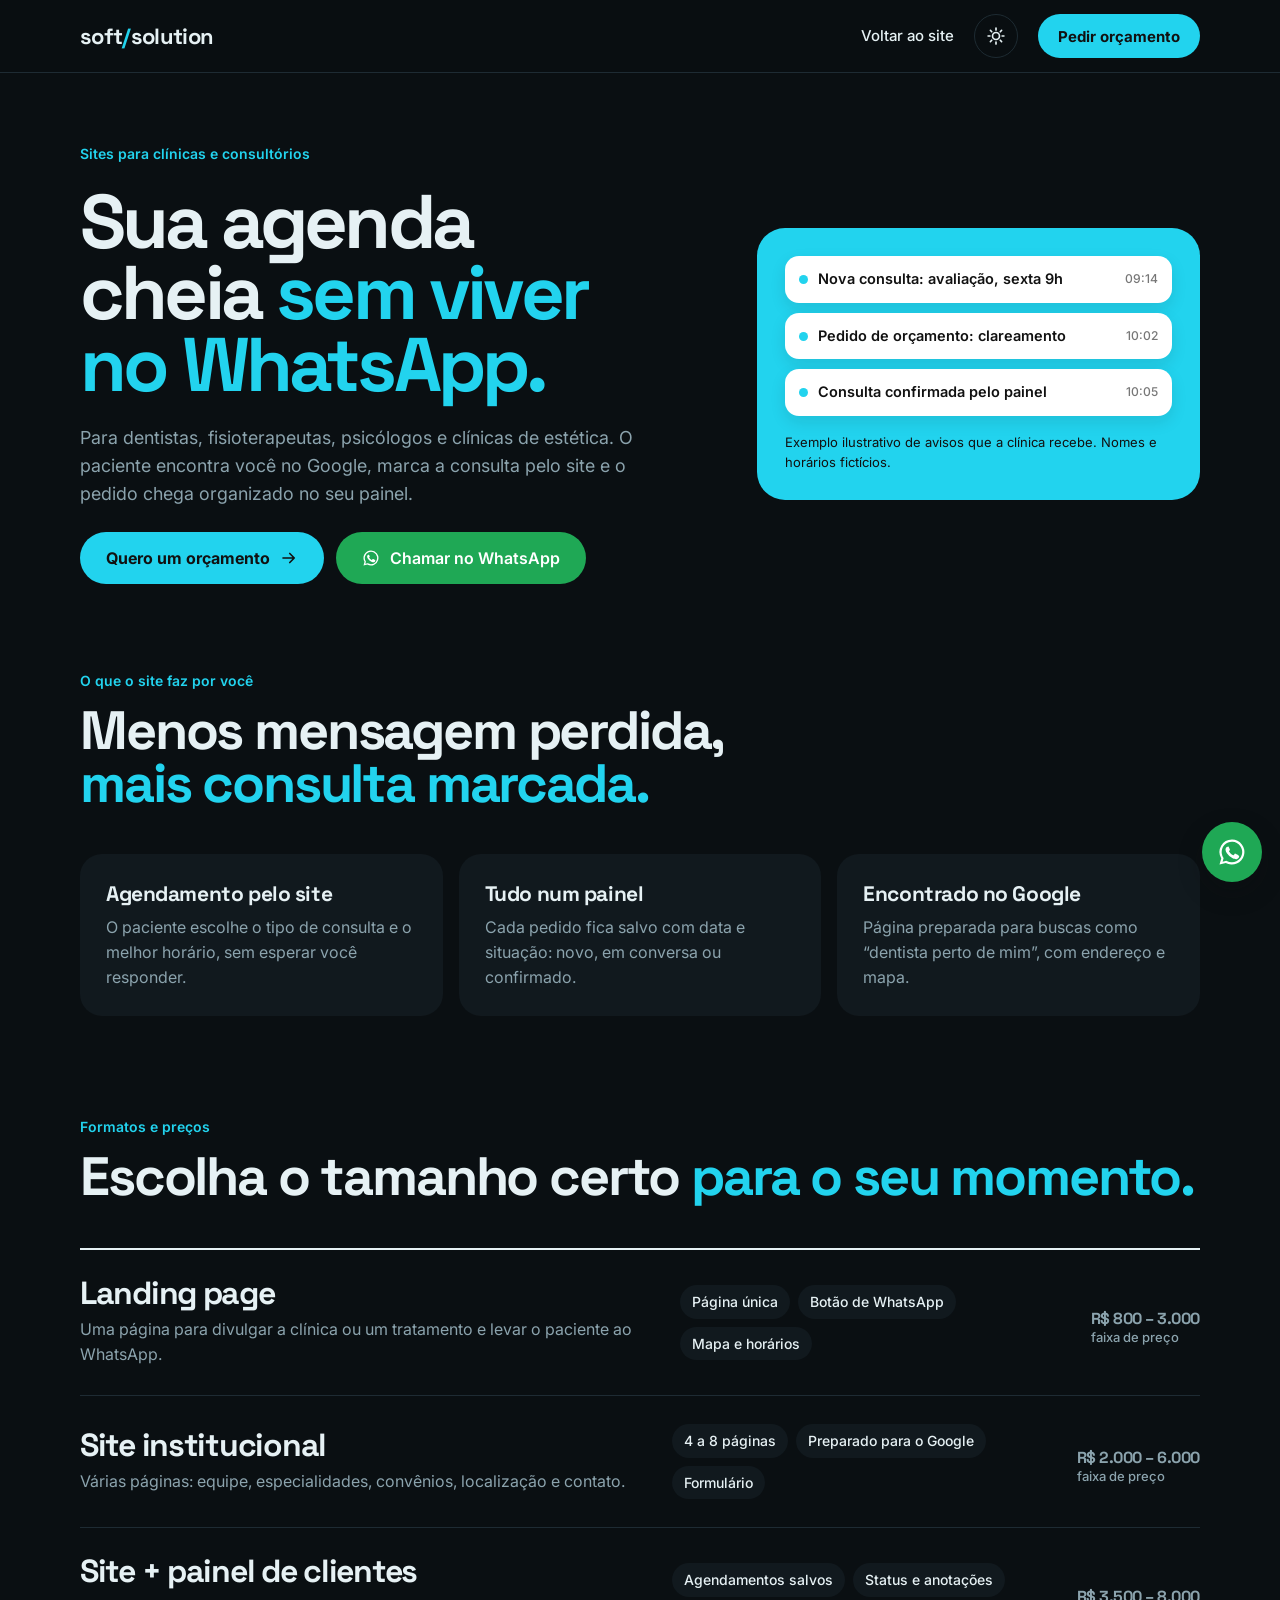
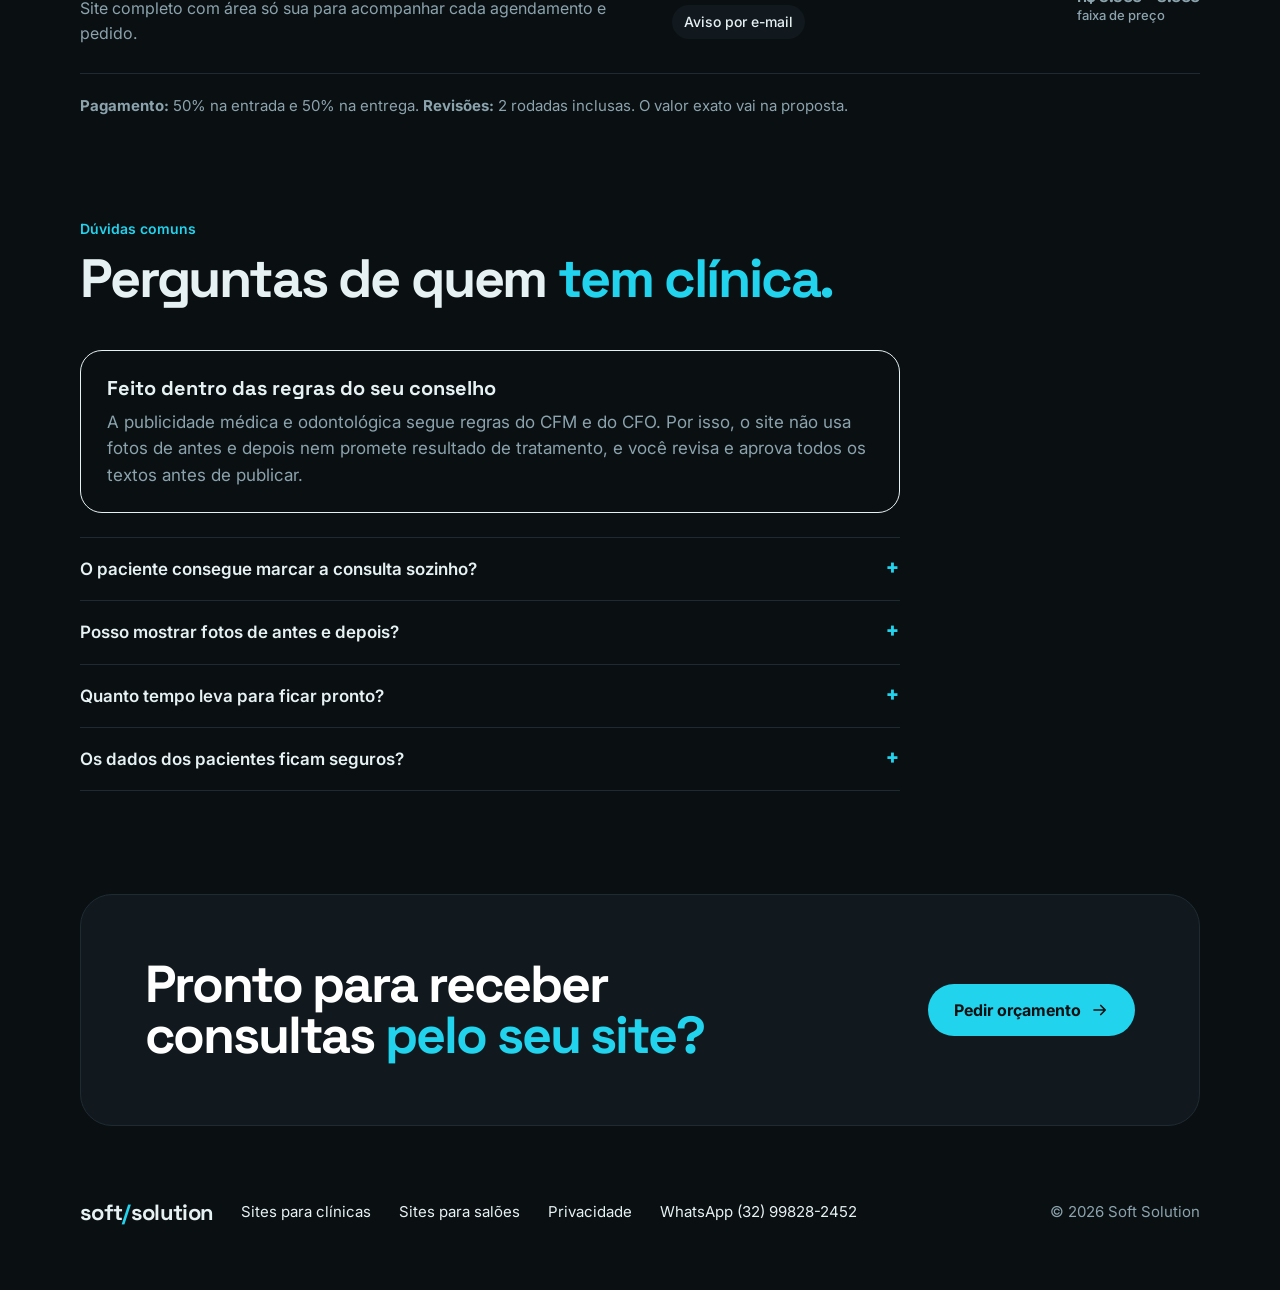
<file: clinicas.html>
<!DOCTYPE html>
<html lang="pt-BR">
<head>
<meta charset="utf-8">
<meta name="viewport" content="width=device-width, initial-scale=1">
<title>Site para clínicas e consultórios | Soft Solution</title>
<meta name="description" content="Site para clínicas e consultórios: o paciente agenda pelo site e cada consulta chega organizada no seu painel e no WhatsApp.">
<link rel="canonical" href="https://wieskamarcelo.github.io/site-marcelo-alves/clinicas.html">
<link rel="icon" type="image/png" sizes="32x32" href="assets/favicon-32.png?v=3">
<link rel="apple-touch-icon" href="assets/apple-touch-icon.png?v=3">
<meta property="og:title" content="Site para clínicas e consultórios | Soft Solution">
<meta property="og:description" content="Site para clínicas e consultórios: o paciente agenda pelo site e cada consulta chega organizada no seu painel e no WhatsApp.">
<meta property="og:image" content="https://wieskamarcelo.github.io/site-marcelo-alves/assets/og-image.png?v=3">
<meta property="og:url" content="https://wieskamarcelo.github.io/site-marcelo-alves/clinicas.html">
<meta property="og:type" content="website">
<meta name="twitter:card" content="summary_large_image">
<meta name="theme-color" content="#0A0F12">
<script>try{var t=localStorage.getItem("tema");document.documentElement.dataset.theme=t||"dark"}catch(e){document.documentElement.dataset.theme="light"}</script>

<script type="application/ld+json">{"@context": "https://schema.org", "@graph": [{"@type": "Service", "name": "Criação de sites para clínicas e consultórios", "serviceType": "Criação de sites", "areaServed": ["Brasil"], "provider": {"@type": "ProfessionalService", "name": "Soft Solution", "url": "https://wieskamarcelo.github.io/site-marcelo-alves/"}, "offers": {"@type": "AggregateOffer", "priceCurrency": "BRL", "lowPrice": "800", "highPrice": "8000"}}, {"@type": "FAQPage", "mainEntity": [{"@type": "Question", "name": "O paciente consegue marcar a consulta sozinho?", "acceptedAnswer": {"@type": "Answer", "text": "Sim. Ele escolhe o tipo de atendimento e sugere um horário pelo site. O pedido chega no painel e no seu e-mail, e você confirma com ele."}}, {"@type": "Question", "name": "Posso mostrar fotos de antes e depois?", "acceptedAnswer": {"@type": "Answer", "text": "Não recomendamos. As regras de publicidade do CFM e do CFO restringem esse tipo de imagem, então o site destaca a estrutura, a equipe e as especialidades."}}, {"@type": "Question", "name": "Quanto tempo leva para ficar pronto?", "acceptedAnswer": {"@type": "Answer", "text": "Uma landing page costuma levar poucos dias; sites com várias páginas ou com painel levam mais. O prazo exato vai na proposta."}}, {"@type": "Question", "name": "Os dados dos pacientes ficam seguros?", "acceptedAnswer": {"@type": "Answer", "text": "O formulário coleta só o necessário para o contato, como nome e WhatsApp, e o site segue a LGPD com política de privacidade publicada."}}]}]}</script>
<link rel="preconnect" href="https://fonts.googleapis.com">
<link rel="preconnect" href="https://fonts.gstatic.com" crossorigin>
<link href="https://fonts.googleapis.com/css2?family=Space+Grotesk:wght@500;600;700&family=Inter:wght@400;500;600;700&display=swap" rel="stylesheet">
<link rel="stylesheet" href="assets/paginas.css">
</head>
<body>
<svg width="0" height="0" style="position:absolute" aria-hidden="true"><defs>
  <symbol id="arrow" viewBox="0 0 24 24"><path d="M4 12h15M13 6l6 6-6 6" fill="none" stroke="currentColor" stroke-width="2.2" stroke-linecap="round" stroke-linejoin="round"/></symbol>
  <symbol id="wa" viewBox="0 0 24 24"><path fill="currentColor" d="M12 2a10 10 0 0 0-8.6 15.1L2 22l5-1.3A10 10 0 1 0 12 2zm0 18.2a8.2 8.2 0 0 1-4.2-1.1l-.3-.2-3 .8.8-2.9-.2-.3A8.2 8.2 0 1 1 12 20.2zm4.5-6.1c-.2-.1-1.5-.7-1.7-.8s-.4-.1-.6.1-.6.8-.8 1-.3.2-.5.1a6.7 6.7 0 0 1-3.3-2.9c-.2-.4.2-.4.7-1.3.1-.2 0-.3 0-.4l-.8-1.8c-.2-.5-.4-.4-.6-.4h-.5a1 1 0 0 0-.7.3 3 3 0 0 0-.9 2.2 5.2 5.2 0 0 0 1.1 2.8 11.9 11.9 0 0 0 4.6 4c1.7.7 2.4.8 3.2.7a2.8 2.8 0 0 0 1.8-1.3 2.3 2.3 0 0 0 .2-1.3c-.1-.1-.3-.2-.5-.3z"/></symbol>
</defs></svg>
<nav aria-label="Principal"><div class="wrap">
  <a class="mark" href="./" aria-label="Soft Solution, início">soft<i>/</i>solution</a>
  <a class="back" href="./">Voltar ao site</a>
  <button class="theme" id="tema" type="button" aria-pressed="false" aria-label="Ativar modo escuro"><svg class="moon" viewBox="0 0 24 24" aria-hidden="true"><path d="M20 14.5A8 8 0 0 1 9.5 4a8 8 0 1 0 10.5 10.5z" fill="none" stroke="currentColor" stroke-width="2" stroke-linejoin="round"/></svg><svg class="sun" viewBox="0 0 24 24" aria-hidden="true"><circle cx="12" cy="12" r="4.2" fill="none" stroke="currentColor" stroke-width="2"/><path d="M12 2.5v2.2M12 19.3v2.2M2.5 12h2.2M19.3 12h2.2M5.3 5.3l1.6 1.6M17.1 17.1l1.6 1.6M5.3 18.7l1.6-1.6M17.1 6.9l1.6-1.6" stroke="currentColor" stroke-width="2" stroke-linecap="round"/></svg></button>
  <a class="btn or" href="./#contato">Pedir orçamento</a>
</div></nav>

<main>
<header class="hero"><div class="wrap">
  <div class="txt">
    <p class="eyebrow" style="margin:0">Sites para clínicas e consultórios</p>
    <h1>Sua agenda cheia <span class="hl">sem viver no WhatsApp.</span></h1>
    <p class="lead">Para dentistas, fisioterapeutas, psicólogos e clínicas de estética. O paciente encontra você no Google, marca a consulta pelo site e o pedido chega organizado no seu painel.</p>
    <div class="act">
      <a class="btn or" href="./#contato">Quero um orçamento <svg aria-hidden="true"><use href="#arrow"/></svg></a>
      <a class="btn wa" href="https://wa.me/5532998282452?text=Ol%C3%A1!%20Tenho%20uma%20cl%C3%ADnica%20e%20quero%20um%20or%C3%A7amento%20de%20site." target="_blank" rel="noopener"><svg aria-hidden="true"><use href="#wa"/></svg>Chamar no WhatsApp</a>
    </div>
  </div>
  <div class="card" aria-label="Exemplo de avisos recebidos pelo site">
    <div class="ping"><i></i>Nova consulta: avaliação, sexta 9h<small>09:14</small></div><div class="ping"><i></i>Pedido de orçamento: clareamento<small>10:02</small></div><div class="ping"><i></i>Consulta confirmada pelo painel<small>10:05</small></div>
    <p class="cap">Exemplo ilustrativo de avisos que a clínica recebe. Nomes e horários fictícios.</p>
  </div>
</div></header>

<section class="sec" style="padding-top:0"><div class="wrap">
  <p class="eyebrow">O que o site faz por você</p>
  <h2>Menos mensagem perdida, <span class="hl">mais consulta marcada.</span></h2>
  <div class="grid3"><div class="box"><b>Agendamento pelo site</b><span>O paciente escolhe o tipo de consulta e o melhor horário, sem esperar você responder.</span></div><div class="box"><b>Tudo num painel</b><span>Cada pedido fica salvo com data e situação: novo, em conversa ou confirmado.</span></div><div class="box"><b>Encontrado no Google</b><span>Página preparada para buscas como “dentista perto de mim”, com endereço e mapa.</span></div></div>
</div></section>

<section class="sec" style="padding-top:0"><div class="wrap">
  <p class="eyebrow">Formatos e preços</p>
  <h2>Escolha o tamanho certo <span class="hl">para o seu momento.</span></h2>
  <div class="offer"><div class="row"><div><h3>Landing page</h3><p>Uma página para divulgar a clínica ou um tratamento e levar o paciente ao WhatsApp.</p></div><ul><li>Página única</li><li>Botão de WhatsApp</li><li>Mapa e horários</li></ul><p class="price">R$ 800 – 3.000<small>faixa de preço</small></p></div><div class="row"><div><h3>Site institucional</h3><p>Várias páginas: equipe, especialidades, convênios, localização e contato.</p></div><ul><li>4 a 8 páginas</li><li>Preparado para o Google</li><li>Formulário</li></ul><p class="price">R$ 2.000 – 6.000<small>faixa de preço</small></p></div><div class="row"><div><h3>Site + painel de clientes</h3><p>Site completo com área só sua para acompanhar cada agendamento e pedido.</p></div><ul><li>Agendamentos salvos</li><li>Status e anotações</li><li>Aviso por e-mail</li></ul><p class="price">R$ 3.500 – 8.000<small>faixa de preço</small></p></div></div>
  <p class="terms"><b>Pagamento:</b> 50% na entrada e 50% na entrega. <b>Revisões:</b> 2 rodadas inclusas. O valor exato vai na proposta.</p>
</div></section>

<section class="sec" style="padding-top:0"><div class="wrap">
  <p class="eyebrow">Dúvidas comuns</p>
  <h2>Perguntas de quem <span class="hl">tem clínica.</span></h2>
  <div class="alert"><b>Feito dentro das regras do seu conselho</b><span>A publicidade médica e odontológica segue regras do CFM e do CFO. Por isso, o site não usa fotos de antes e depois nem promete resultado de tratamento, e você revisa e aprova todos os textos antes de publicar.</span></div>
  <div style="margin-top:24px"><details><summary>O paciente consegue marcar a consulta sozinho?</summary><p>Sim. Ele escolhe o tipo de atendimento e sugere um horário pelo site. O pedido chega no painel e no seu e-mail, e você confirma com ele.</p></details><details><summary>Posso mostrar fotos de antes e depois?</summary><p>Não recomendamos. As regras de publicidade do CFM e do CFO restringem esse tipo de imagem, então o site destaca a estrutura, a equipe e as especialidades.</p></details><details><summary>Quanto tempo leva para ficar pronto?</summary><p>Uma landing page costuma levar poucos dias; sites com várias páginas ou com painel levam mais. O prazo exato vai na proposta.</p></details><details><summary>Os dados dos pacientes ficam seguros?</summary><p>O formulário coleta só o necessário para o contato, como nome e WhatsApp, e o site segue a LGPD com política de privacidade publicada.</p></details></div>
</div></section>

<div class="wrap" style="margin-bottom:24px">
  <div class="cta">
    <h2>Pronto para receber consultas <span class="hl">pelo seu site?</span></h2>
    <a class="btn or" href="./#contato">Pedir orçamento <svg aria-hidden="true"><use href="#arrow"/></svg></a>
  </div>
</div>
</main>
<footer><div class="wrap">
  <a class="mark" href="./">soft<i>/</i>solution</a>
  <a href="clinicas.html">Sites para clínicas</a>
  <a href="saloes.html">Sites para salões</a>
  <a href="privacidade.html">Privacidade</a>
  <a href="https://wa.me/5532998282452" target="_blank" rel="noopener">WhatsApp (32) 99828-2452</a>
  <span class="r">© 2026 Soft Solution</span>
</div></footer>
<a class="fab" href="https://wa.me/5532998282452?text=Ol%C3%A1!%20Tenho%20uma%20cl%C3%ADnica%20e%20quero%20um%20or%C3%A7amento%20de%20site." target="_blank" rel="noopener" aria-label="Falar no WhatsApp"><svg aria-hidden="true"><use href="#wa"/></svg></a>
<script src="assets/tema.js" defer></script>
</body>
</html>
</file>
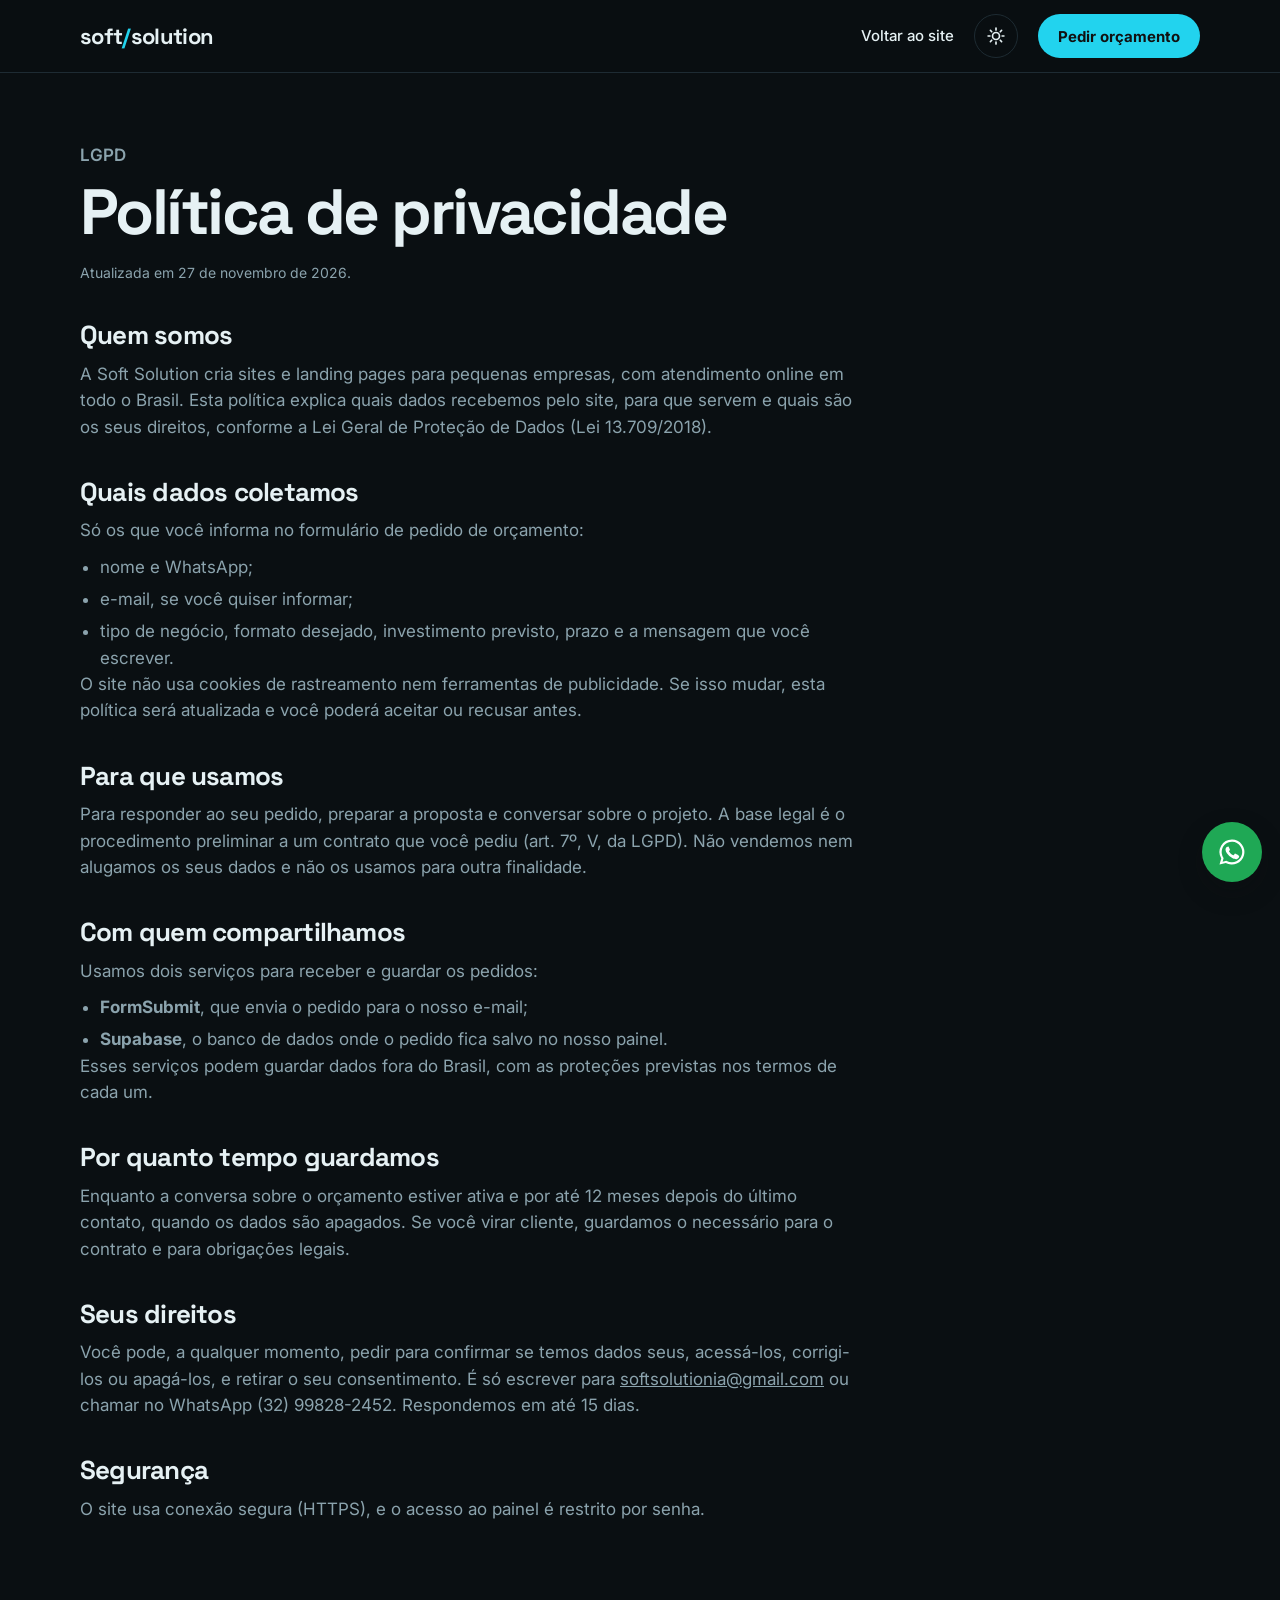
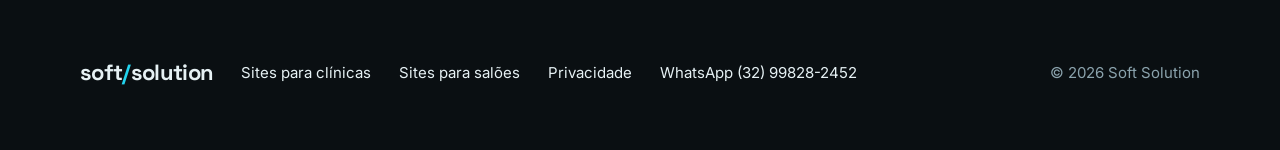
<file: privacidade.html>
<!DOCTYPE html>
<html lang="pt-BR">
<head>
<meta charset="utf-8">
<meta name="viewport" content="width=device-width, initial-scale=1">
<title>Política de privacidade | Soft Solution</title>
<meta name="description" content="Como a Soft Solution coleta, usa e protege os dados enviados pelo formulário do site, conforme a LGPD.">
<link rel="canonical" href="https://wieskamarcelo.github.io/site-marcelo-alves/privacidade.html">
<link rel="icon" type="image/png" sizes="32x32" href="assets/favicon-32.png?v=3">
<link rel="apple-touch-icon" href="assets/apple-touch-icon.png?v=3">
<meta property="og:title" content="Política de privacidade | Soft Solution">
<meta property="og:description" content="Como a Soft Solution coleta, usa e protege os dados enviados pelo formulário do site, conforme a LGPD.">
<meta property="og:image" content="https://wieskamarcelo.github.io/site-marcelo-alves/assets/og-image.png?v=3">
<meta property="og:url" content="https://wieskamarcelo.github.io/site-marcelo-alves/privacidade.html">
<meta property="og:type" content="website">
<meta name="twitter:card" content="summary_large_image">
<meta name="theme-color" content="#0A0F12">
<script>try{var t=localStorage.getItem("tema");document.documentElement.dataset.theme=t||"dark"}catch(e){document.documentElement.dataset.theme="light"}</script>

<link rel="preconnect" href="https://fonts.googleapis.com">
<link rel="preconnect" href="https://fonts.gstatic.com" crossorigin>
<link href="https://fonts.googleapis.com/css2?family=Space+Grotesk:wght@500;600;700&family=Inter:wght@400;500;600;700&display=swap" rel="stylesheet">
<link rel="stylesheet" href="assets/paginas.css">
</head>
<body>
<svg width="0" height="0" style="position:absolute" aria-hidden="true"><defs>
  <symbol id="arrow" viewBox="0 0 24 24"><path d="M4 12h15M13 6l6 6-6 6" fill="none" stroke="currentColor" stroke-width="2.2" stroke-linecap="round" stroke-linejoin="round"/></symbol>
  <symbol id="wa" viewBox="0 0 24 24"><path fill="currentColor" d="M12 2a10 10 0 0 0-8.6 15.1L2 22l5-1.3A10 10 0 1 0 12 2zm0 18.2a8.2 8.2 0 0 1-4.2-1.1l-.3-.2-3 .8.8-2.9-.2-.3A8.2 8.2 0 1 1 12 20.2zm4.5-6.1c-.2-.1-1.5-.7-1.7-.8s-.4-.1-.6.1-.6.8-.8 1-.3.2-.5.1a6.7 6.7 0 0 1-3.3-2.9c-.2-.4.2-.4.7-1.3.1-.2 0-.3 0-.4l-.8-1.8c-.2-.5-.4-.4-.6-.4h-.5a1 1 0 0 0-.7.3 3 3 0 0 0-.9 2.2 5.2 5.2 0 0 0 1.1 2.8 11.9 11.9 0 0 0 4.6 4c1.7.7 2.4.8 3.2.7a2.8 2.8 0 0 0 1.8-1.3 2.3 2.3 0 0 0 .2-1.3c-.1-.1-.3-.2-.5-.3z"/></symbol>
</defs></svg>
<nav aria-label="Principal"><div class="wrap">
  <a class="mark" href="./" aria-label="Soft Solution, início">soft<i>/</i>solution</a>
  <a class="back" href="./">Voltar ao site</a>
  <button class="theme" id="tema" type="button" aria-pressed="false" aria-label="Ativar modo escuro"><svg class="moon" viewBox="0 0 24 24" aria-hidden="true"><path d="M20 14.5A8 8 0 0 1 9.5 4a8 8 0 1 0 10.5 10.5z" fill="none" stroke="currentColor" stroke-width="2" stroke-linejoin="round"/></svg><svg class="sun" viewBox="0 0 24 24" aria-hidden="true"><circle cx="12" cy="12" r="4.2" fill="none" stroke="currentColor" stroke-width="2"/><path d="M12 2.5v2.2M12 19.3v2.2M2.5 12h2.2M19.3 12h2.2M5.3 5.3l1.6 1.6M17.1 17.1l1.6 1.6M5.3 18.7l1.6-1.6M17.1 6.9l1.6-1.6" stroke="currentColor" stroke-width="2" stroke-linecap="round"/></svg></button>
  <a class="btn or" href="./#contato">Pedir orçamento</a>
</div></nav>

<main class="wrap"><article class="legal">
  <p class="eyebrow">LGPD</p>
  <h1>Política de privacidade</h1>
  <p class="upd">Atualizada em 27 de novembro de 2026.</p>

  <h2>Quem somos</h2>
  <p>A Soft Solution cria sites e landing pages para pequenas empresas, com atendimento online em todo o Brasil. Esta política explica quais dados recebemos pelo site, para que servem e quais são os seus direitos, conforme a Lei Geral de Proteção de Dados (Lei 13.709/2018).</p>

  <h2>Quais dados coletamos</h2>
  <p>Só os que você informa no formulário de pedido de orçamento:</p>
  <ul>
    <li>nome e WhatsApp;</li>
    <li>e-mail, se você quiser informar;</li>
    <li>tipo de negócio, formato desejado, investimento previsto, prazo e a mensagem que você escrever.</li>
  </ul>
  <p>O site não usa cookies de rastreamento nem ferramentas de publicidade. Se isso mudar, esta política será atualizada e você poderá aceitar ou recusar antes.</p>

  <h2>Para que usamos</h2>
  <p>Para responder ao seu pedido, preparar a proposta e conversar sobre o projeto. A base legal é o procedimento preliminar a um contrato que você pediu (art. 7º, V, da LGPD). Não vendemos nem alugamos os seus dados e não os usamos para outra finalidade.</p>

  <h2>Com quem compartilhamos</h2>
  <p>Usamos dois serviços para receber e guardar os pedidos:</p>
  <ul>
    <li><b>FormSubmit</b>, que envia o pedido para o nosso e-mail;</li>
    <li><b>Supabase</b>, o banco de dados onde o pedido fica salvo no nosso painel.</li>
  </ul>
  <p>Esses serviços podem guardar dados fora do Brasil, com as proteções previstas nos termos de cada um.</p>

  <h2>Por quanto tempo guardamos</h2>
  <p>Enquanto a conversa sobre o orçamento estiver ativa e por até 12 meses depois do último contato, quando os dados são apagados. Se você virar cliente, guardamos o necessário para o contrato e para obrigações legais.</p>

  <h2>Seus direitos</h2>
  <p>Você pode, a qualquer momento, pedir para confirmar se temos dados seus, acessá-los, corrigi-los ou apagá-los, e retirar o seu consentimento. É só escrever para <a href="mailto:softsolutionia@gmail.com">softsolutionia@gmail.com</a> ou chamar no WhatsApp (32) 99828-2452. Respondemos em até 15 dias.</p>

  <h2>Segurança</h2>
  <p>O site usa conexão segura (HTTPS), e o acesso ao painel é restrito por senha.</p>
</article></main>
<footer><div class="wrap">
  <a class="mark" href="./">soft<i>/</i>solution</a>
  <a href="clinicas.html">Sites para clínicas</a>
  <a href="saloes.html">Sites para salões</a>
  <a href="privacidade.html">Privacidade</a>
  <a href="https://wa.me/5532998282452" target="_blank" rel="noopener">WhatsApp (32) 99828-2452</a>
  <span class="r">© 2026 Soft Solution</span>
</div></footer>
<a class="fab" href="https://wa.me/5532998282452?text=Ol%C3%A1!%20Tenho%20uma%20d%C3%BAvida%20sobre%20privacidade." target="_blank" rel="noopener" aria-label="Falar no WhatsApp"><svg aria-hidden="true"><use href="#wa"/></svg></a>
<script src="assets/tema.js" defer></script>
</body>
</html>
</file>
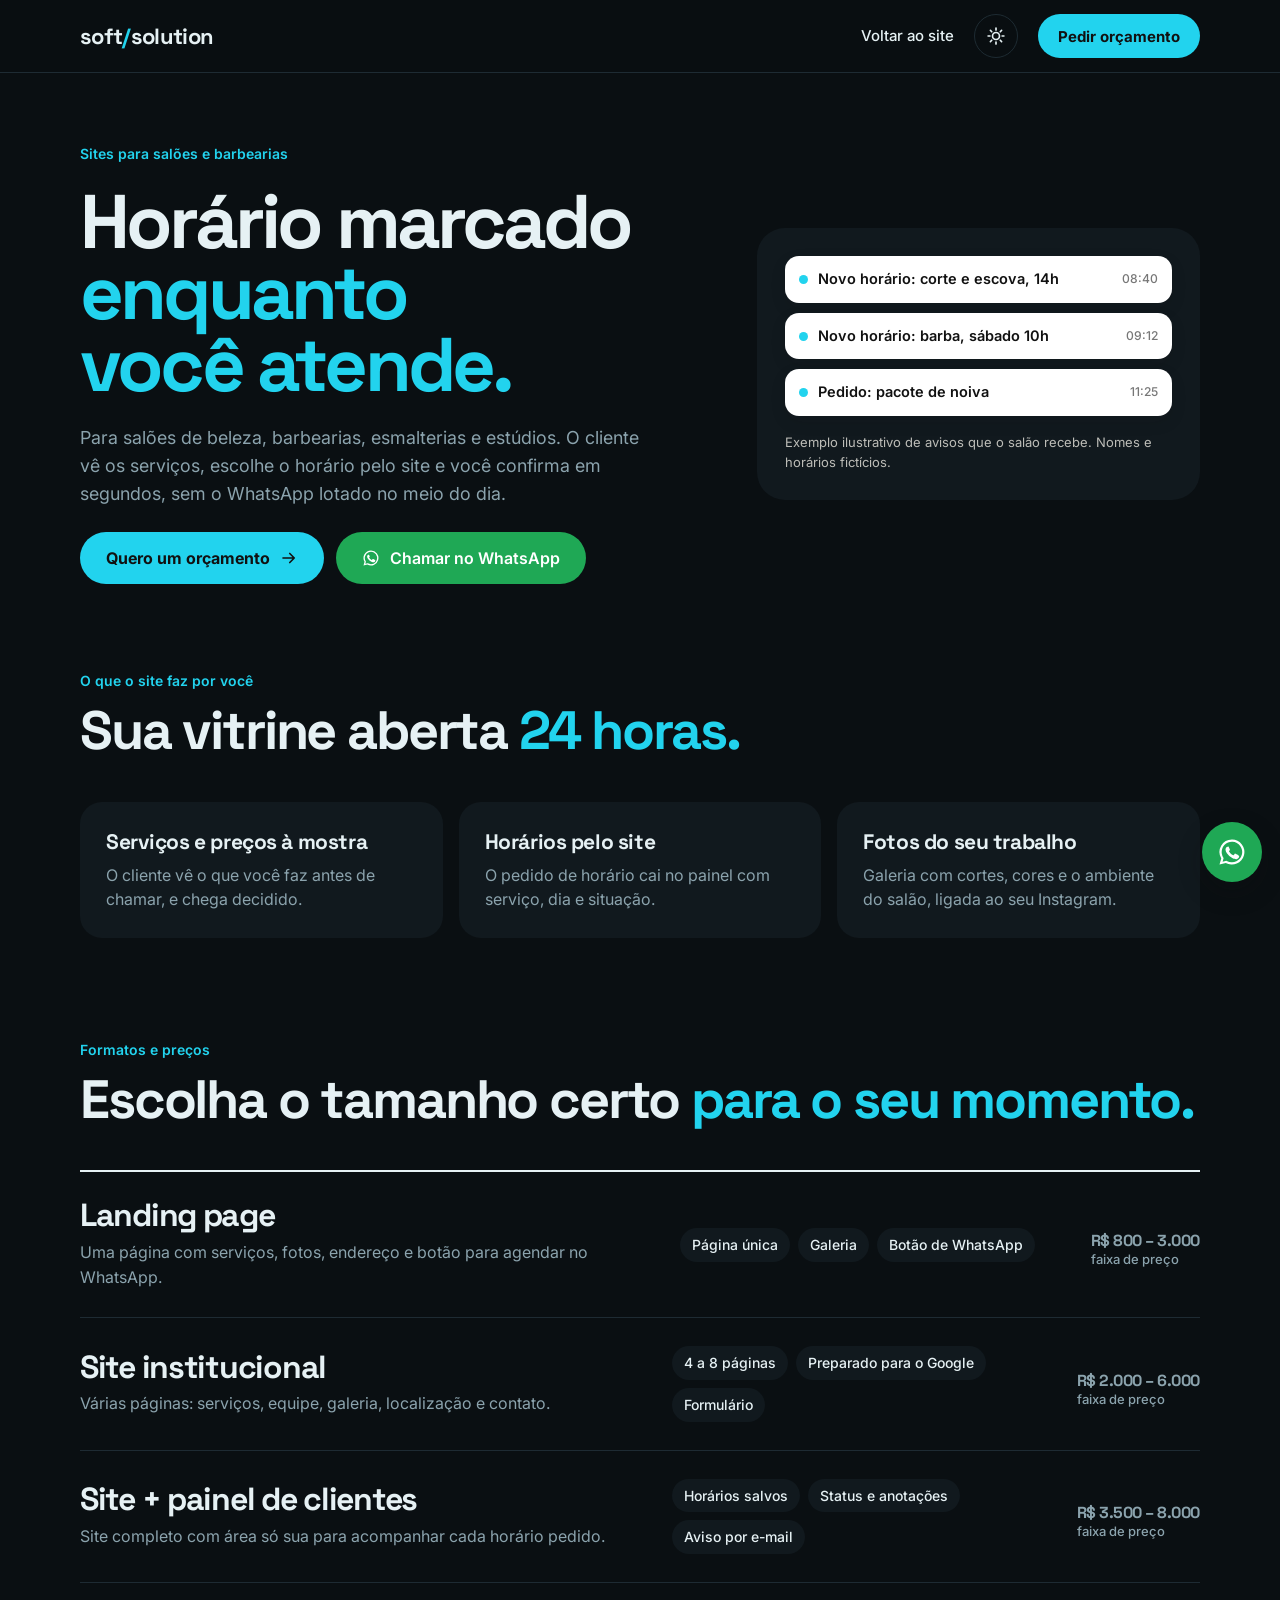
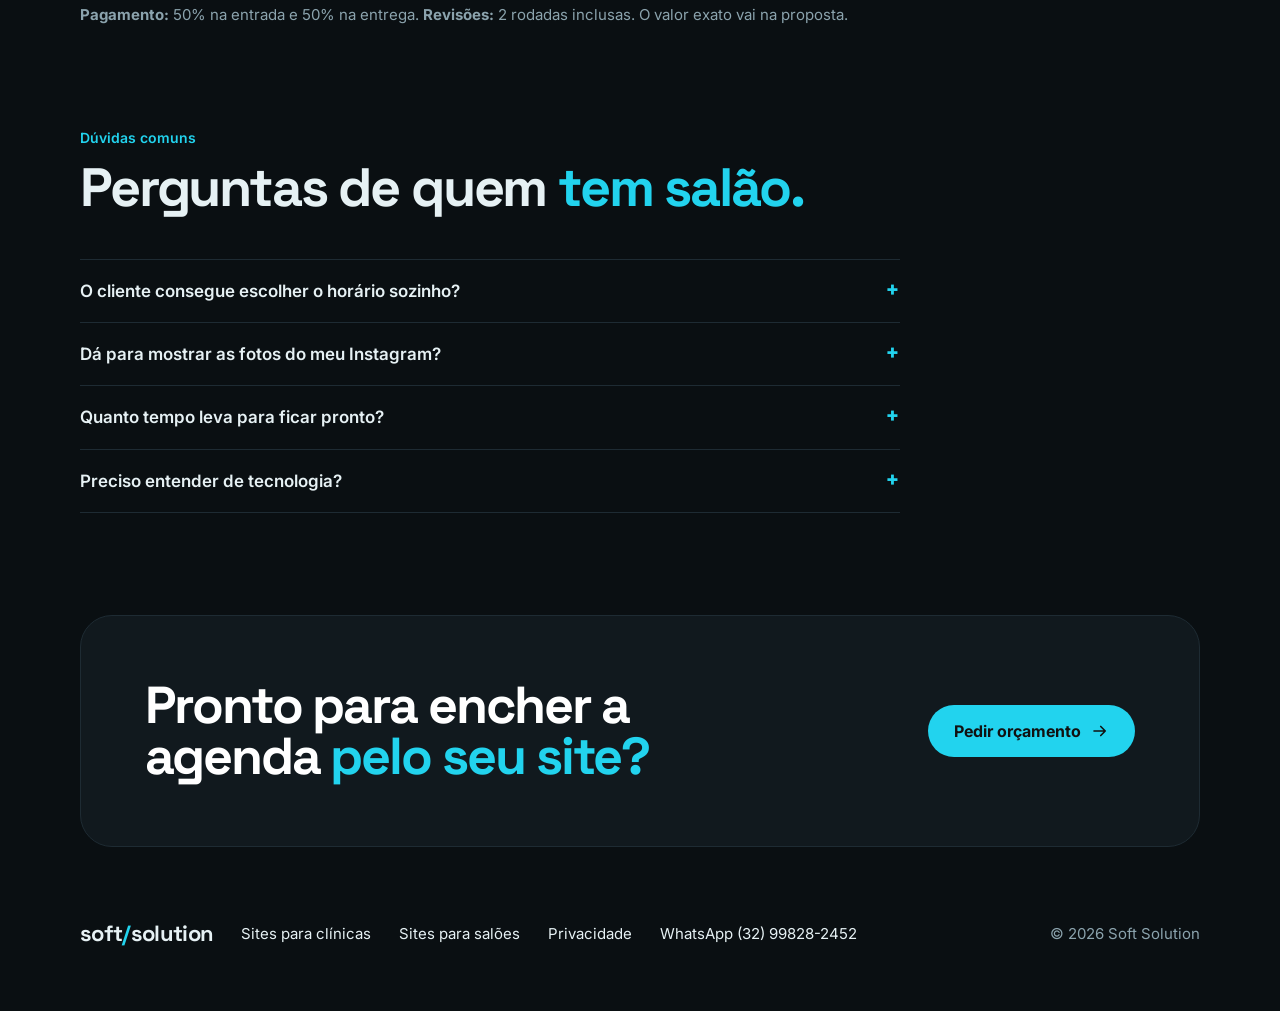
<file: saloes.html>
<!DOCTYPE html>
<html lang="pt-BR">
<head>
<meta charset="utf-8">
<meta name="viewport" content="width=device-width, initial-scale=1">
<title>Site para salões de beleza e barbearias | Soft Solution</title>
<meta name="description" content="Site para salões de beleza e barbearias: o cliente escolhe o horário pelo site e tudo chega organizado no seu painel.">
<link rel="canonical" href="https://wieskamarcelo.github.io/site-marcelo-alves/saloes.html">
<link rel="icon" type="image/png" sizes="32x32" href="assets/favicon-32.png?v=3">
<link rel="apple-touch-icon" href="assets/apple-touch-icon.png?v=3">
<meta property="og:title" content="Site para salões de beleza e barbearias | Soft Solution">
<meta property="og:description" content="Site para salões de beleza e barbearias: o cliente escolhe o horário pelo site e tudo chega organizado no seu painel.">
<meta property="og:image" content="https://wieskamarcelo.github.io/site-marcelo-alves/assets/og-image.png?v=3">
<meta property="og:url" content="https://wieskamarcelo.github.io/site-marcelo-alves/saloes.html">
<meta property="og:type" content="website">
<meta name="twitter:card" content="summary_large_image">
<meta name="theme-color" content="#0A0F12">
<script>try{var t=localStorage.getItem("tema");document.documentElement.dataset.theme=t||"dark"}catch(e){document.documentElement.dataset.theme="light"}</script>

<script type="application/ld+json">{"@context": "https://schema.org", "@graph": [{"@type": "Service", "name": "Criação de sites para salões de beleza e barbearias", "serviceType": "Criação de sites", "areaServed": ["Brasil"], "provider": {"@type": "ProfessionalService", "name": "Soft Solution", "url": "https://wieskamarcelo.github.io/site-marcelo-alves/"}, "offers": {"@type": "AggregateOffer", "priceCurrency": "BRL", "lowPrice": "800", "highPrice": "8000"}}, {"@type": "FAQPage", "mainEntity": [{"@type": "Question", "name": "O cliente consegue escolher o horário sozinho?", "acceptedAnswer": {"@type": "Answer", "text": "Sim. Ele escolhe o serviço e sugere dia e horário pelo site. O pedido chega no painel e no seu e-mail, e você confirma."}}, {"@type": "Question", "name": "Dá para mostrar as fotos do meu Instagram?", "acceptedAnswer": {"@type": "Answer", "text": "Sim. O site tem uma galeria com os seus trabalhos e um link direto para o seu perfil."}}, {"@type": "Question", "name": "Quanto tempo leva para ficar pronto?", "acceptedAnswer": {"@type": "Answer", "text": "Uma landing page costuma levar poucos dias; sites com várias páginas ou com painel levam mais. O prazo exato vai na proposta."}}, {"@type": "Question", "name": "Preciso entender de tecnologia?", "acceptedAnswer": {"@type": "Answer", "text": "Não. Cuidamos de tudo, do domínio à publicação, e na entrega mostramos como usar o site e o painel."}}]}]}</script>
<link rel="preconnect" href="https://fonts.googleapis.com">
<link rel="preconnect" href="https://fonts.gstatic.com" crossorigin>
<link href="https://fonts.googleapis.com/css2?family=Space+Grotesk:wght@500;600;700&family=Inter:wght@400;500;600;700&display=swap" rel="stylesheet">
<link rel="stylesheet" href="assets/paginas.css">
</head>
<body>
<svg width="0" height="0" style="position:absolute" aria-hidden="true"><defs>
  <symbol id="arrow" viewBox="0 0 24 24"><path d="M4 12h15M13 6l6 6-6 6" fill="none" stroke="currentColor" stroke-width="2.2" stroke-linecap="round" stroke-linejoin="round"/></symbol>
  <symbol id="wa" viewBox="0 0 24 24"><path fill="currentColor" d="M12 2a10 10 0 0 0-8.6 15.1L2 22l5-1.3A10 10 0 1 0 12 2zm0 18.2a8.2 8.2 0 0 1-4.2-1.1l-.3-.2-3 .8.8-2.9-.2-.3A8.2 8.2 0 1 1 12 20.2zm4.5-6.1c-.2-.1-1.5-.7-1.7-.8s-.4-.1-.6.1-.6.8-.8 1-.3.2-.5.1a6.7 6.7 0 0 1-3.3-2.9c-.2-.4.2-.4.7-1.3.1-.2 0-.3 0-.4l-.8-1.8c-.2-.5-.4-.4-.6-.4h-.5a1 1 0 0 0-.7.3 3 3 0 0 0-.9 2.2 5.2 5.2 0 0 0 1.1 2.8 11.9 11.9 0 0 0 4.6 4c1.7.7 2.4.8 3.2.7a2.8 2.8 0 0 0 1.8-1.3 2.3 2.3 0 0 0 .2-1.3c-.1-.1-.3-.2-.5-.3z"/></symbol>
</defs></svg>
<nav aria-label="Principal"><div class="wrap">
  <a class="mark" href="./" aria-label="Soft Solution, início">soft<i>/</i>solution</a>
  <a class="back" href="./">Voltar ao site</a>
  <button class="theme" id="tema" type="button" aria-pressed="false" aria-label="Ativar modo escuro"><svg class="moon" viewBox="0 0 24 24" aria-hidden="true"><path d="M20 14.5A8 8 0 0 1 9.5 4a8 8 0 1 0 10.5 10.5z" fill="none" stroke="currentColor" stroke-width="2" stroke-linejoin="round"/></svg><svg class="sun" viewBox="0 0 24 24" aria-hidden="true"><circle cx="12" cy="12" r="4.2" fill="none" stroke="currentColor" stroke-width="2"/><path d="M12 2.5v2.2M12 19.3v2.2M2.5 12h2.2M19.3 12h2.2M5.3 5.3l1.6 1.6M17.1 17.1l1.6 1.6M5.3 18.7l1.6-1.6M17.1 6.9l1.6-1.6" stroke="currentColor" stroke-width="2" stroke-linecap="round"/></svg></button>
  <a class="btn or" href="./#contato">Pedir orçamento</a>
</div></nav>

<main>
<header class="hero"><div class="wrap">
  <div class="txt">
    <p class="eyebrow" style="margin:0">Sites para salões e barbearias</p>
    <h1>Horário marcado <span class="hl">enquanto você atende.</span></h1>
    <p class="lead">Para salões de beleza, barbearias, esmalterias e estúdios. O cliente vê os serviços, escolhe o horário pelo site e você confirma em segundos, sem o WhatsApp lotado no meio do dia.</p>
    <div class="act">
      <a class="btn or" href="./#contato">Quero um orçamento <svg aria-hidden="true"><use href="#arrow"/></svg></a>
      <a class="btn wa" href="https://wa.me/5532998282452?text=Ol%C3%A1!%20Tenho%20um%20sal%C3%A3o%20e%20quero%20um%20or%C3%A7amento%20de%20site." target="_blank" rel="noopener"><svg aria-hidden="true"><use href="#wa"/></svg>Chamar no WhatsApp</a>
    </div>
  </div>
  <div class="card dark" aria-label="Exemplo de avisos recebidos pelo site">
    <div class="ping"><i></i>Novo horário: corte e escova, 14h<small>08:40</small></div><div class="ping"><i></i>Novo horário: barba, sábado 10h<small>09:12</small></div><div class="ping"><i></i>Pedido: pacote de noiva<small>11:25</small></div>
    <p class="cap">Exemplo ilustrativo de avisos que o salão recebe. Nomes e horários fictícios.</p>
  </div>
</div></header>

<section class="sec" style="padding-top:0"><div class="wrap">
  <p class="eyebrow">O que o site faz por você</p>
  <h2>Sua vitrine aberta <span class="hl">24 horas.</span></h2>
  <div class="grid3"><div class="box"><b>Serviços e preços à mostra</b><span>O cliente vê o que você faz antes de chamar, e chega decidido.</span></div><div class="box"><b>Horários pelo site</b><span>O pedido de horário cai no painel com serviço, dia e situação.</span></div><div class="box"><b>Fotos do seu trabalho</b><span>Galeria com cortes, cores e o ambiente do salão, ligada ao seu Instagram.</span></div></div>
</div></section>

<section class="sec" style="padding-top:0"><div class="wrap">
  <p class="eyebrow">Formatos e preços</p>
  <h2>Escolha o tamanho certo <span class="hl">para o seu momento.</span></h2>
  <div class="offer"><div class="row"><div><h3>Landing page</h3><p>Uma página com serviços, fotos, endereço e botão para agendar no WhatsApp.</p></div><ul><li>Página única</li><li>Galeria</li><li>Botão de WhatsApp</li></ul><p class="price">R$ 800 – 3.000<small>faixa de preço</small></p></div><div class="row"><div><h3>Site institucional</h3><p>Várias páginas: serviços, equipe, galeria, localização e contato.</p></div><ul><li>4 a 8 páginas</li><li>Preparado para o Google</li><li>Formulário</li></ul><p class="price">R$ 2.000 – 6.000<small>faixa de preço</small></p></div><div class="row"><div><h3>Site + painel de clientes</h3><p>Site completo com área só sua para acompanhar cada horário pedido.</p></div><ul><li>Horários salvos</li><li>Status e anotações</li><li>Aviso por e-mail</li></ul><p class="price">R$ 3.500 – 8.000<small>faixa de preço</small></p></div></div>
  <p class="terms"><b>Pagamento:</b> 50% na entrada e 50% na entrega. <b>Revisões:</b> 2 rodadas inclusas. O valor exato vai na proposta.</p>
</div></section>

<section class="sec" style="padding-top:0"><div class="wrap">
  <p class="eyebrow">Dúvidas comuns</p>
  <h2>Perguntas de quem <span class="hl">tem salão.</span></h2>
  
  <div style="margin-top:24px"><details><summary>O cliente consegue escolher o horário sozinho?</summary><p>Sim. Ele escolhe o serviço e sugere dia e horário pelo site. O pedido chega no painel e no seu e-mail, e você confirma.</p></details><details><summary>Dá para mostrar as fotos do meu Instagram?</summary><p>Sim. O site tem uma galeria com os seus trabalhos e um link direto para o seu perfil.</p></details><details><summary>Quanto tempo leva para ficar pronto?</summary><p>Uma landing page costuma levar poucos dias; sites com várias páginas ou com painel levam mais. O prazo exato vai na proposta.</p></details><details><summary>Preciso entender de tecnologia?</summary><p>Não. Cuidamos de tudo, do domínio à publicação, e na entrega mostramos como usar o site e o painel.</p></details></div>
</div></section>

<div class="wrap" style="margin-bottom:24px">
  <div class="cta">
    <h2>Pronto para encher a agenda <span class="hl">pelo seu site?</span></h2>
    <a class="btn or" href="./#contato">Pedir orçamento <svg aria-hidden="true"><use href="#arrow"/></svg></a>
  </div>
</div>
</main>
<footer><div class="wrap">
  <a class="mark" href="./">soft<i>/</i>solution</a>
  <a href="clinicas.html">Sites para clínicas</a>
  <a href="saloes.html">Sites para salões</a>
  <a href="privacidade.html">Privacidade</a>
  <a href="https://wa.me/5532998282452" target="_blank" rel="noopener">WhatsApp (32) 99828-2452</a>
  <span class="r">© 2026 Soft Solution</span>
</div></footer>
<a class="fab" href="https://wa.me/5532998282452?text=Ol%C3%A1!%20Tenho%20um%20sal%C3%A3o%20e%20quero%20um%20or%C3%A7amento%20de%20site." target="_blank" rel="noopener" aria-label="Falar no WhatsApp"><svg aria-hidden="true"><use href="#wa"/></svg></a>
<script src="assets/tema.js" defer></script>
</body>
</html>
</file>
<file: assets/paginas.css>
/* Estilo das páginas internas (nichos e privacidade). Mesmo sistema "Sinal Laranja" da home. */
:root{--bg:#F5F8F9;--soft:#EAF1F3;--ink:#0A0F12;--ink2:#4B5F68;--line:#D3DFE4;--or:#22D3EE;--or-t:#0E7490;--acc2:#A3E635;--wa:#1FA855;
  --head:"Space Grotesk",ui-sans-serif,system-ui,sans-serif;--body:Inter,ui-sans-serif,system-ui,sans-serif;--w:1200px;--g:clamp(20px,4vw,40px)}
*,*::before,*::after{box-sizing:border-box}*{min-width:0}
html{scroll-behavior:smooth;-webkit-text-size-adjust:100%}
body{margin:0;background:var(--bg);color:var(--ink);font:400 17px/1.55 var(--body);overflow-x:clip}
h1,h2,h3{margin:0;font-family:var(--head);font-weight:700;letter-spacing:-.04em;line-height:.98;text-wrap:balance}
p{margin:0}a{color:inherit}
.wrap{max-width:var(--w);margin:0 auto;padding:0 var(--g)}
:focus-visible{outline:3px solid var(--or);outline-offset:3px}
.hl{color:var(--or-t)}
.btn{display:inline-flex;align-items:center;justify-content:center;gap:10px;min-height:52px;padding:0 26px;border-radius:999px;border:0;background:var(--ink);color:#fff;font:600 16px var(--body);text-decoration:none;cursor:pointer;transition:transform .2s,background .2s}
.btn:hover{transform:translateY(-2px)}
.btn.or{background:var(--or);color:var(--ink);font-weight:700}.btn.or:hover{background:#67E8F9}
.btn.ghost{background:transparent;color:var(--ink);border:1.5px solid var(--ink)}.btn.ghost:hover{background:var(--ink);color:#fff}
.btn.wa{background:var(--wa);color:#fff}
.btn svg{width:18px;height:18px}
nav{position:sticky;top:0;z-index:40;background:rgba(255,255,255,.92);backdrop-filter:blur(10px);border-bottom:1px solid var(--line)}
nav .wrap{display:flex;align-items:center;gap:20px;min-height:72px}
.mark{font:700 22px var(--head);letter-spacing:-.03em;text-decoration:none;white-space:nowrap}.mark i{font-style:normal;color:var(--or-t)}
nav .back{margin-left:auto;font-weight:500;font-size:15px;text-decoration:none;padding:10px 0}nav .back:hover{color:var(--or-t)}
nav .btn{min-height:44px;padding:0 20px;font-size:15px;white-space:nowrap}
.theme{width:44px;height:44px;flex:none;border-radius:50%;border:1.5px solid var(--line);background:transparent;color:var(--ink);display:grid;place-items:center;cursor:pointer;transition:border-color .2s}
.theme:hover{border-color:var(--ink)}.theme svg{width:20px;height:20px;grid-area:1/1}
.theme .sun{display:none}[data-theme="dark"] .theme .sun{display:block}[data-theme="dark"] .theme .moon{display:none}
.eyebrow{font:600 14px var(--body);color:var(--or-t);margin-bottom:16px}
.hero{padding:clamp(40px,6vw,72px) 0 clamp(56px,7vw,88px)}
.hero .wrap{display:grid;grid-template-columns:repeat(12,minmax(0,1fr));gap:40px;align-items:center}
.hero .txt{grid-column:1/8;display:grid;gap:24px}
.hero h1{font-size:clamp(42px,6vw,76px);line-height:.94;letter-spacing:-.05em}
.lead{font-size:clamp(17px,1.4vw,19px);color:var(--ink2);max-width:32em}
.act{display:flex;flex-wrap:wrap;gap:12px}
.card{grid-column:8/13;background:var(--or);border-radius:28px;padding:28px;display:grid;gap:10px}
.card.dark{background:var(--ink);color:#fff}
.ping{display:flex;align-items:center;gap:10px;background:#fff;color:var(--ink);border-radius:14px;padding:12px 14px;font-size:14.5px;font-weight:600;box-shadow:0 6px 16px rgba(17,17,17,.1)}
.ping i{width:9px;height:9px;border-radius:50%;background:var(--or);flex:none}
.ping small{margin-left:auto;color:#777;font-weight:500}
.card .cap{font-size:13px;margin-top:6px}.card.dark .cap{color:#BDBDB8}
.sec{padding:clamp(64px,8vw,104px) 0}
.sec h2{font-size:clamp(34px,4.4vw,54px);margin-bottom:clamp(28px,4vw,44px)}
.grid3{display:grid;grid-template-columns:repeat(3,minmax(0,1fr));gap:16px}
.box{background:var(--soft);border-radius:22px;padding:26px;display:grid;gap:8px;align-content:start}
.box b{font:700 21px var(--head);letter-spacing:-.02em}.box span{color:var(--ink2);font-size:16px}
.offer{border-top:2px solid var(--ink)}
.offer .row{display:grid;grid-template-columns:minmax(0,1.5fr) minmax(0,1fr) auto;gap:20px 32px;align-items:center;padding:28px 0;border-bottom:1px solid var(--line)}
.offer h3{font-size:clamp(26px,2.6vw,32px)}.offer p{color:var(--ink2);margin-top:8px;font-size:16px}
.offer ul{list-style:none;margin:0;padding:0;display:flex;flex-wrap:wrap;gap:8px}
.offer li{font-size:14px;font-weight:500;background:var(--soft);border-radius:999px;padding:6px 12px}
.price{font:700 clamp(22px,2.2vw,28px) var(--head);letter-spacing:-.03em;white-space:nowrap}
.price small{display:block;font:500 13px var(--body);color:var(--ink2);letter-spacing:0}
.terms{padding-top:20px;font-size:15px;color:var(--ink2)}
.alert{border:1.5px solid var(--ink);border-radius:22px;padding:24px 26px;display:grid;gap:8px;max-width:820px}
.alert b{font:700 20px var(--head)}.alert span{color:var(--ink2)}
details{border-top:1px solid var(--line);max-width:820px}details:last-of-type{border-bottom:1px solid var(--line)}
summary{cursor:pointer;list-style:none;display:flex;justify-content:space-between;gap:16px;padding:18px 0;font-weight:600;font-size:17px}
summary::-webkit-details-marker{display:none}
summary::after{content:"+";font:700 24px/1 var(--head);color:var(--or-t)}details[open] summary::after{content:"−"}
details p{color:var(--ink2);padding:0 0 18px;font-size:16px}
.cta{background:var(--ink);color:#fff;border-radius:32px;padding:clamp(36px,5vw,64px);display:flex;flex-wrap:wrap;gap:24px;align-items:center;justify-content:space-between}
.cta h2{font-size:clamp(32px,4.4vw,52px);flex:1 1 440px;margin:0}
.legal{max-width:780px;padding:clamp(40px,6vw,72px) 0 clamp(56px,7vw,88px)}
.legal h1{font-size:clamp(40px,5.5vw,64px);margin-bottom:18px}
.legal h2{font-size:26px;letter-spacing:-.03em;margin:40px 0 12px}
.legal p,.legal li{color:var(--ink2);font-size:17px}.legal p+p{margin-top:12px}
.legal ul{padding-left:20px;margin:10px 0 0;display:grid;gap:6px}
.legal .upd{font-size:14px;color:var(--ink2)}
footer{padding:40px 0 56px}
footer .wrap{display:flex;flex-wrap:wrap;align-items:center;gap:12px 28px;font-size:15px;color:var(--ink2)}
footer a{text-decoration:none;color:var(--ink);min-height:44px;display:inline-flex;align-items:center}footer a:hover{color:var(--or-t)}
footer .r{margin-left:auto}
.fab{position:fixed;right:18px;bottom:18px;z-index:50;width:60px;height:60px;border-radius:50%;background:var(--wa);color:#fff;display:grid;place-items:center;box-shadow:0 10px 24px rgba(17,17,17,.25)}
.fab svg{width:30px;height:30px}
@media (max-width:960px){.hero .wrap{grid-template-columns:minmax(0,1fr)}.hero .txt,.card{grid-column:1/-1}.grid3{grid-template-columns:minmax(0,1fr)}.offer .row{grid-template-columns:minmax(0,1fr)}}
@media (max-width:620px){body{font-size:16px}nav .back{display:none}.theme{margin-left:auto}footer .r{margin-left:0}}
@media (prefers-reduced-motion:reduce){html{scroll-behavior:auto}*{transition:none!important}}

/* modo escuro */
[data-theme="dark"]{color-scheme:dark;--bg:#0A0F12;--soft:#11191E;--ink:#E6F1F4;--ink2:#8BA3AD;--line:#1E2B33;--or-t:#22D3EE}
[data-theme="dark"] nav{background:rgba(10,15,18,.88)}
[data-theme="dark"] .btn{color:#111}
[data-theme="dark"] .btn.or{color:#111}
[data-theme="dark"] .btn.ghost{color:var(--ink)}[data-theme="dark"] .btn.ghost:hover{color:#111}
[data-theme="dark"] .btn.wa{color:#fff}
[data-theme="dark"] .cta{background:#11191E;border:1px solid #1E2B33}
[data-theme="dark"] .cta .btn.or{color:#111}
[data-theme="dark"] .card:not(.dark){--ink:#111;--ink2:#2A2A2A;color:#111}
[data-theme="dark"] .card.dark{background:#11191E;color:#F3F3EF}
[data-theme="dark"] .ping{color:#111}
</file>
